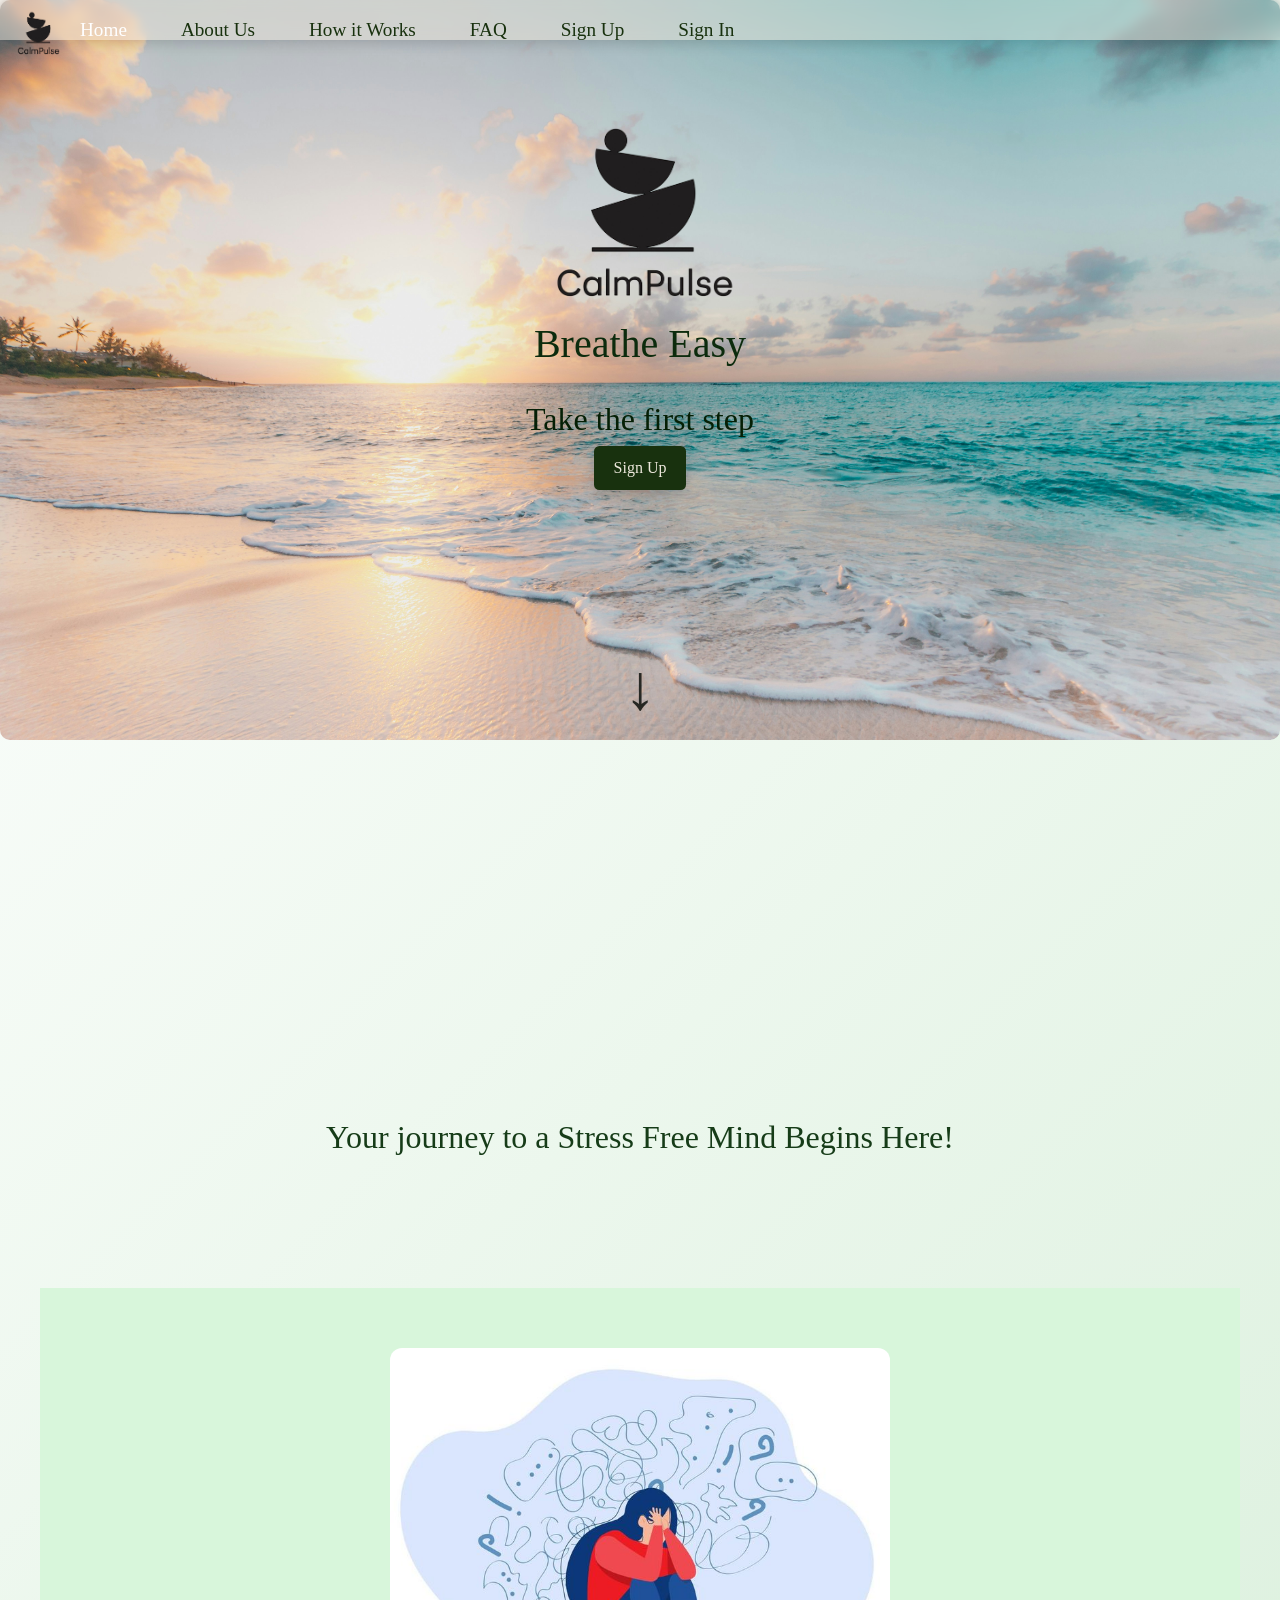
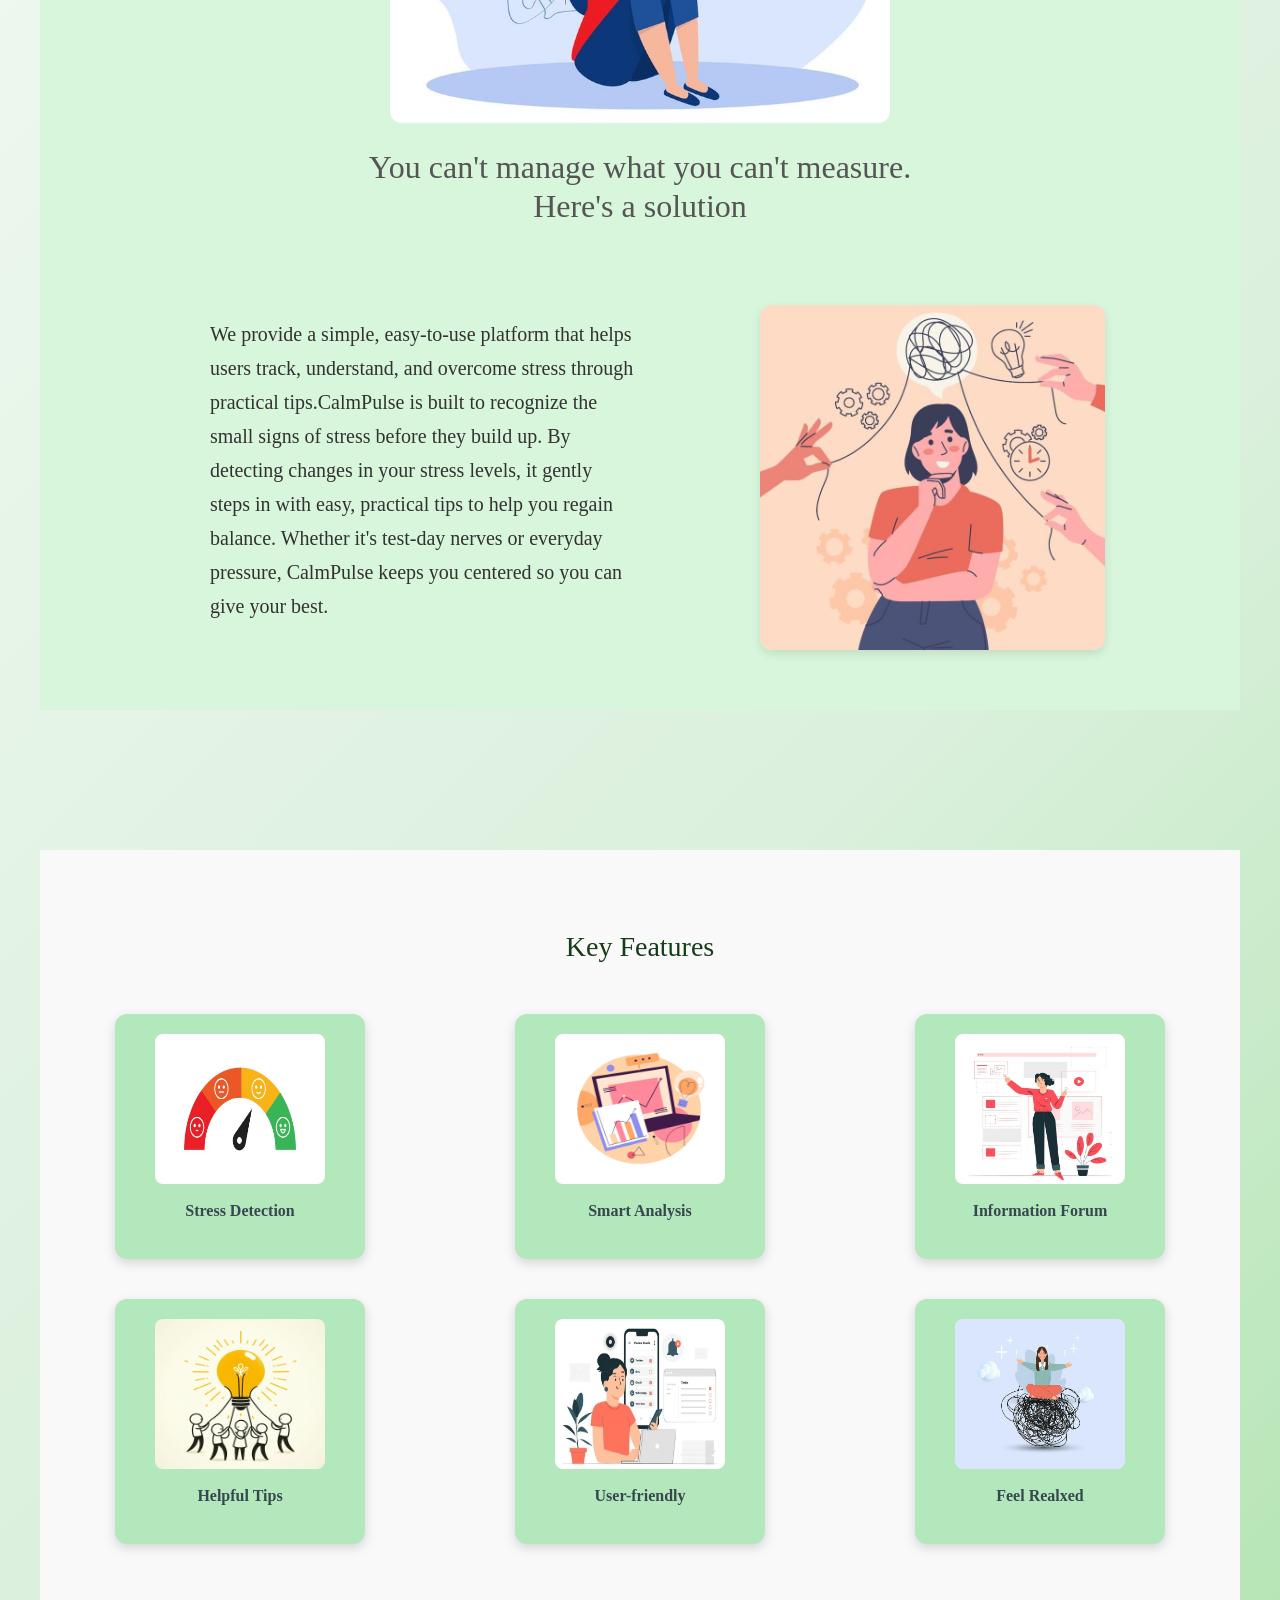
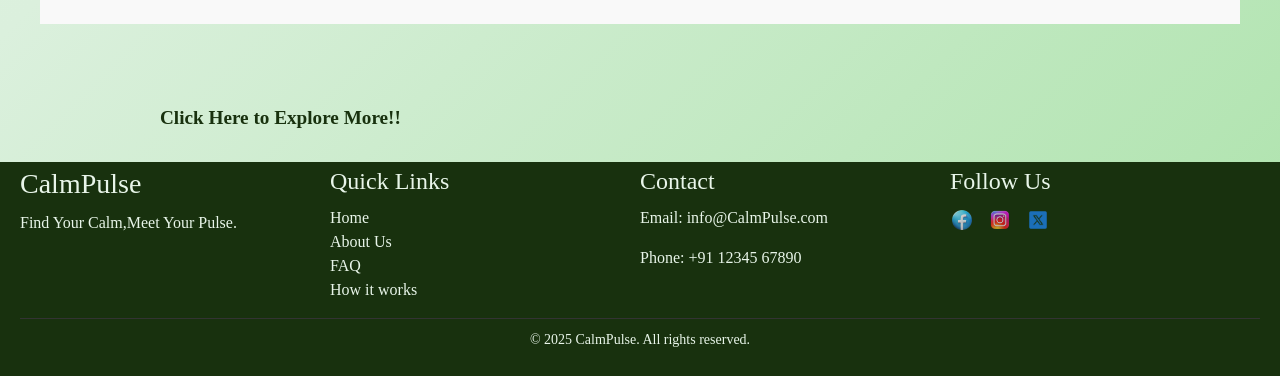
<file: Front end/CalmPulse/index.html>
<!DOCTYPE html>
<html lang="en">
<head>
    <meta charset="UTF-8">
    <meta name="viewport" content="width=device-width, initial-scale=1.0">
    <title>Home - CalmPulse</title>
    <link href="https://cdn.jsdelivr.net/npm/bootstrap@5.3.3/dist/css/bootstrap.min.css" rel="stylesheet">
    <link rel="stylesheet" type="text/css" href="home.css">
</head>
<body>  
<div id="preloader">
  <span class="loader"></span>
</div> 
<div id="main-content" style="display:none;">
        <div class="nav">
            <img src="images/logo.png">
            <div class="nav-right">
                <a class="active" href="index.html">Home</a>
                <a href="Aboutus.html">About Us</a>
                <a href="working.html">How it Works</a>
                <a href="faq.html">FAQ</a>
                <a href="signup.html">Sign Up</a>
                <a href="signin.html">Sign In</a>
            </div>
        </div>
        <div class="main">
            <div class="sections">
                <div class="section-right">
                    <div class="logo-container">
                        <img src="images/logo.png">
                         <h1>Breathe Easy</h1><br>
                         <h2> Take the first step </h2>
                         <a href="signup.html">Sign Up</a><br><br>
                         
                </div>
                <div class="scroll-down">
                  <span>&#8595;</span> 
                </div>

                <div class="section-left">
                    <video autoplay loop muted playsinline>
                        <source src="images/video5.mp4" type="video/mp4">
                    </video>
                    <h2> Your journey to a Stress Free Mind Begins Here! </h2>

                </div>
            </div>   

            <section class="problem-solution">
  
    <div class="problem">
    <img src="images/problem.jpg" alt="Problem Image">
    <h2>You can't manage what you can't measure.<br> Here's a solution</h2>
    </p>
  </div>

  
  <div class="solution">
    <div class="solution-text">
      <p>We provide a simple, easy-to-use platform that helps users track, understand, 
     and overcome stress through practical tips.CalmPulse is built to recognize the small signs of stress before they build up.
    By detecting changes in your stress levels, it gently steps in with easy, practical tips to help you regain balance. 
    Whether it's test-day nerves or everyday pressure, CalmPulse keeps you centered so you can give your best.
    </div>
    <div class="solution-image">
      <img src="images/solution.jpg" alt="Solution Image">
    </div>
  </div>
 </div>


 <section class="features">
  <h2>Key Features</h2>
  <div class="features-container">
    <div class="feature">
      <img src="images/f1.jpg" alt="Feature 1">
      <p>Stress Detection </p>
    </div>
    <div class="feature">
      <img src="images/f2.jpg" alt="Feature 2">
      <p> Smart Analysis</p>
    </div>
    <div class="feature">
      <img src="images/f3.jpg" alt="Feature 3">
      <p> Information Forum</p>
    </div>
    <div class="feature">
      <img src="images/f4.jpg" alt="Feature 4">
      <p>Helpful Tips</p>
    </div>
    <div class="feature">
      <img src="images/f5.jpg" alt="Feature 5">
      <p>User-friendly</p>
    </div>
    <div class="feature">
      <img src="images/f6.jpg" alt="Feature 6">
      <p>Feel Realxed</p>
    </div>
  </div>
</section>
<div class="know-more">
  <a href="working.html">Click Here to Explore More!!</a>
</div>
</div>



    <footer class="footer">
        <div class="footer-container">
            <div class="footer-section">
                <h3>CalmPulse</h3>
                <p>Find Your Calm,Meet Your Pulse.</p>
            </div>
            <div class="footer-section">
                <h4>Quick Links</h4>
                <ul>
                    <li><a href="index.html">Home</a></li>
                    <li><a href="Aboutus.html">About Us</a></li>
                    <li><a href="faq.html">FAQ</a></li>
                    <li><a href="working.html">How it <wbr></wbr>works</a></li>
                </ul>
            </div>
            <div class="footer-section">
                <h4>Contact</h4>
                <p>Email: info@CalmPulse.com</p>
                <p>Phone: +91 12345 67890</p>
            </div>
            <div class="footer-section social">
                <h4>Follow Us</h4>
                <a href="#"><img src="images/facebook.png" alt="Facebook" /></a>
                <a href="#"><img src="images/instagram.png" alt="Instagram" /></a>
                <a href="#"><img src="images/twitter.png" alt="Twitter" /></a>
            </div>
        </div>
        <div class="footer-bottom">
            <p>&copy; 2025 CalmPulse. All rights reserved.</p>
        </div>
    </footer>
    </div>
    <script src="https://cdn.jsdelivr.net/npm/bootstrap@5.3.3/dist/js/bootstrap.bundle.min.js"></script>
    <script>
      window.addEventListener('load', function(){
        const preloader = document.getElementById('preloader');
        const mainContent = document.getElementById('main-content');

        if (preloader) {
            preloader.style.opacity = '0';
            setTimeout(() => {
                preloader.style.display = 'none';
                if (mainContent) mainContent.style.display = 'block';
            }, 300);
        }
      });
    </script>

    
    
</body>
</html>
</file>
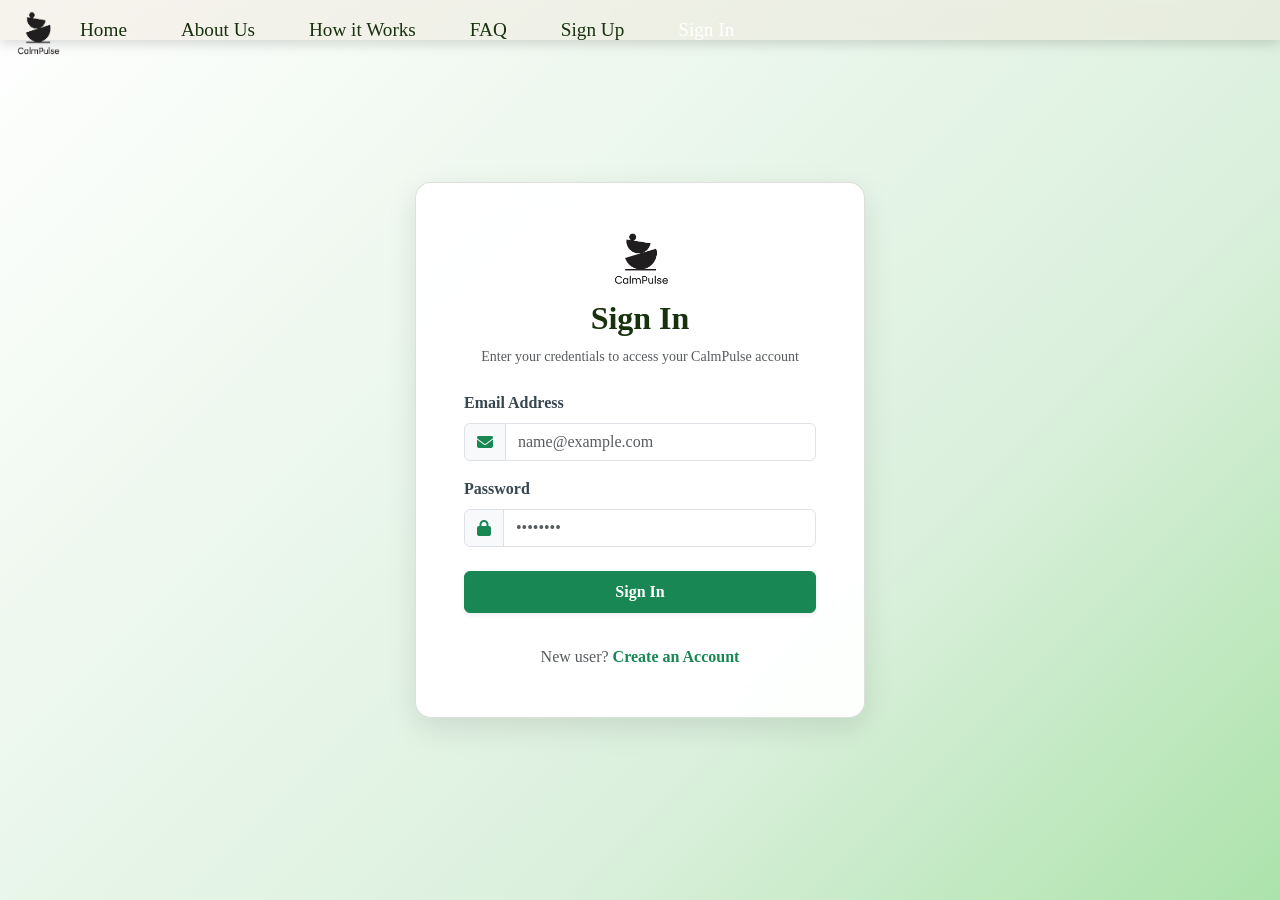
<file: Front end/CalmPulse/chat.html>
<!DOCTYPE html>
<html lang="en">
<head>
    <meta charset="UTF-8">
    <meta name="viewport" content="width=device-width, initial-scale=1.0">
    <title>AI Chat Assistant</title>
    <link href="https://cdn.jsdelivr.net/npm/bootstrap@5.3.3/dist/css/bootstrap.min.css" rel="stylesheet">
    <link rel="stylesheet" type="text/css" href="post-login.css">
    <link rel="stylesheet" href="https://cdnjs.cloudflare.com/ajax/libs/font-awesome/6.4.0/css/all.min.css">
    <script src="api-config.js"></script>
    <script src="auth-helper.js"></script>
    <script src="chatbot.js"></script> 
</head>
<body>
<div id="main-content">
    <div class="nav">
        <img src="images/logo.png">
        <div class="nav-right">
            <div class="nav-content">
                <button id="signout-btn">Sign Out</button>
            </div>
        </div>
    </div>
    
    <div class="sidebar">
        <a href="dashboard.html"><i class="fa-solid fa-house"></i><br><p>Dashboard</p></a>
        <a href="profile.html"><i class="fa-solid fa-user"></i><p>Profile</p></a>
        <a href="history.html"><i class="fa-solid fa-chart-line"></i> <p>History</p></a>
        <a href="Info.html"><i class="fa-solid fa-circle-info"></i><p>Information Forum</p></a>
        <a class="active" href="chat.html"><i class="fa-solid fa-comment"></i><p>Pulse Bot</p></a>
    </div>

    <div class="content4">
        <h1>CalmPulse AI Assistant</h1>
        <p>Ask our AI about stress, coping tips, and mental well-being strategies tailored to your role.</p>
        
        <div id="chat-page-container"></div>
    </div>
</div>
<script>
document.addEventListener('DOMContentLoaded', function() {
    const signoutBtn = document.getElementById("signout-btn");
    const userRole = localStorage.getItem('mode') || 'student'; // Get the role to pass to the chatbot
    
    // --- Initialize the Chatbot UI in the Content Area ---
    if (typeof initializePageChatbot === 'function') {
        initializePageChatbot(userRole);
    }

    // --- Sign out ---
    if (signoutBtn) {
        signoutBtn.addEventListener('click', () => {
            localStorage.clear();
            window.location.href = 'signin.html';
        });
    }
});
</script>
<script src="https://cdn.jsdelivr.net/npm/bootstrap@5.3.3/dist/js/bootstrap.bundle.min.js"></script>
</body>
</html>
</file>
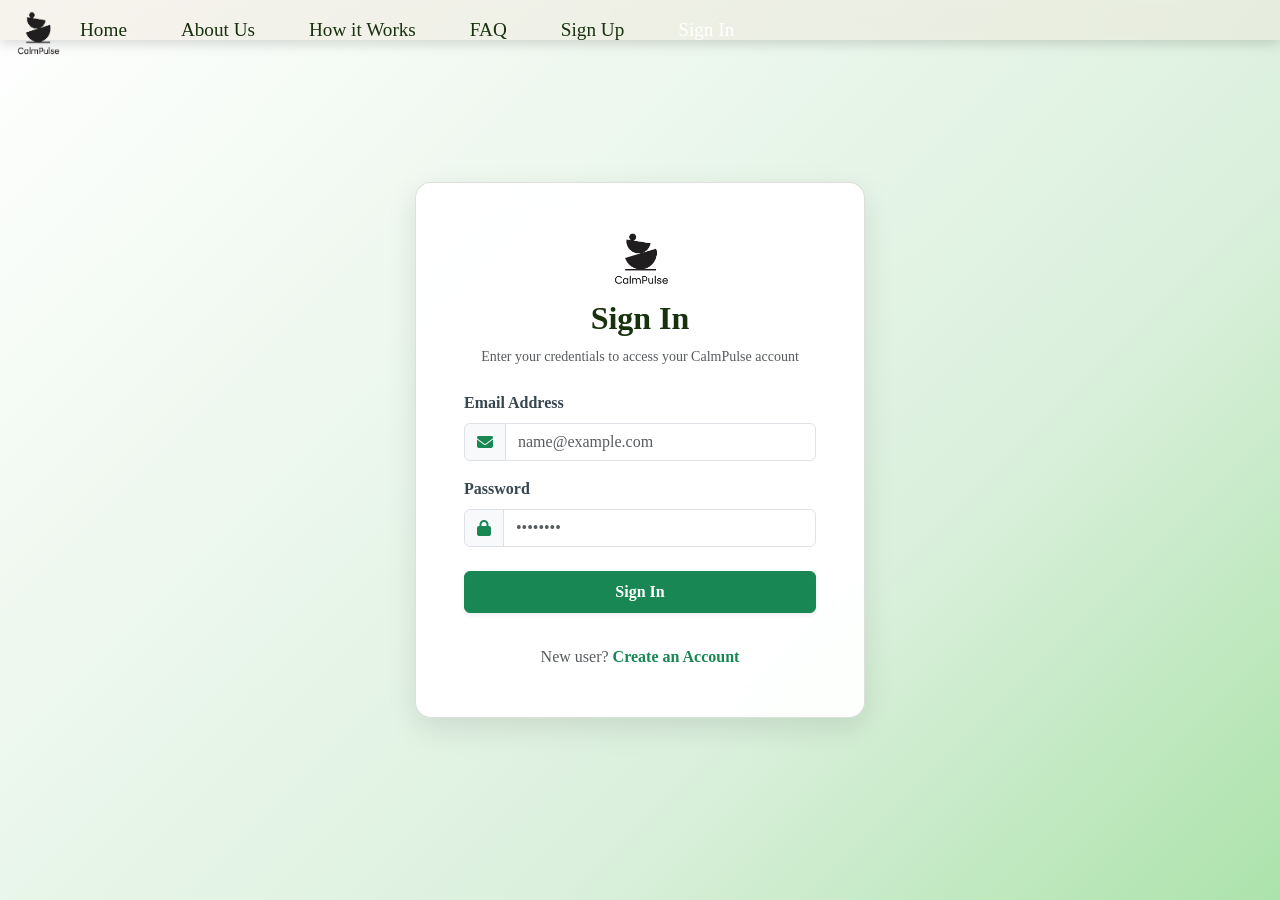
<file: Front end/CalmPulse/dashboard.html>
<!DOCTYPE html>
<html lang="en">
<head>
    <meta charset="UTF-8">
    <meta name="viewport" content="width=device-width, initial-scale=1.0">
    <title>Dashboard - CalmPulse</title>
    <!-- Bootstrap 5 CSS -->
    <link href="https://cdn.jsdelivr.net/npm/bootstrap@5.3.3/dist/css/bootstrap.min.css" rel="stylesheet">
    <!-- FontAwesome -->
    <link rel="stylesheet" href="https://cdnjs.cloudflare.com/ajax/libs/font-awesome/6.4.0/css/all.min.css">
    <!-- Custom Styles -->
    <link rel="stylesheet" type="text/css" href="post-login.css">
    <style>
        .dashboard-container {
            max-width: 1050px;
            margin: 0 auto;
        }
        .welcome-header {
            color: #18310e;
            font-size: 2rem;
            font-weight: 700;
        }
        .stat-card {
            background: #ffffff;
            border: 1px solid rgba(24, 49, 14, 0.12);
            border-radius: 14px;
            padding: 20px;
            box-shadow: 0 4px 15px rgba(0, 0, 0, 0.04);
            transition: transform 0.2s ease, box-shadow 0.2s ease;
        }
        .stat-card:hover {
            transform: translateY(-3px);
            box-shadow: 0 8px 25px rgba(0, 0, 0, 0.08);
        }
        .stat-icon {
            font-size: 2.2rem;
            margin-bottom: 10px;
        }
        .stat-title {
            font-size: 0.9rem;
            font-weight: 600;
            color: #556b57;
            text-transform: uppercase;
            letter-spacing: 0.5px;
            margin-bottom: 5px;
        }
        .stat-value {
            font-size: 2.2rem;
            font-weight: 700;
            color: #18310e;
            line-height: 1.1;
        }
        .check-stress-banner {
            background: linear-gradient(135deg, #e8f5e9 0%, #c8e6c9 100%);
            border: 1px solid #a5d6a7;
            border-radius: 16px;
            padding: 30px;
            box-shadow: 0 6px 20px rgba(46, 125, 50, 0.1);
        }
        .skeleton-box {
            display: inline-block;
            height: 28px;
            width: 70%;
            background-color: #e0e0e0;
            border-radius: 6px;
            animation: pulse 1.5s infinite ease-in-out;
        }
        @keyframes pulse {
            0% { opacity: 0.6; }
            50% { opacity: 1.0; }
            100% { opacity: 0.6; }
        }
        .voice-btn {
            background: #e8f5e9;
            border: 1px solid #a5d6a7;
            color: #2e7d32;
            border-radius: 50%;
            width: 38px;
            height: 38px;
            display: inline-flex;
            align-items: center;
            justify-content: center;
            cursor: pointer;
            transition: all 0.2s;
        }
        .voice-btn:hover {
            background: #2e7d32;
            color: #ffffff;
        }
    </style>
</head>
<body>

    <div class="nav">
        <img src="images/logo.png" alt="CalmPulse Logo">
        <div class="nav-right">
            <!-- Dynamic user dropdown rendered by auth-helper.js -->
        </div>
    </div>

    <div class="sidebar">
        <a class="active" href="dashboard.html"><i class="fa-solid fa-house"></i><br><p>Dashboard</p></a>
        <a href="profile.html"><i class="fa-solid fa-user"></i><p>Profile</p></a>
        <a href="history.html"><i class="fa-solid fa-chart-line"></i><p>History</p></a>
        <a href="Info.html"><i class="fa-solid fa-circle-info"></i><p>Information Forum</p></a>
        <a href="chat.html"><i class="fa-solid fa-comment"></i><p>Pulse Bot</p></a>
    </div>

    <div class="content p-4">
        <div class="dashboard-container">
            <!-- Header greeting -->
            <div class="d-flex justify-content-between align-items-center mb-4 flex-wrap gap-2">
                <div>
                    <h1 class="welcome-header mb-1">Welcome back, <span class="welcome-name">User</span> 👋</h1>
                    <p class="text-muted mb-0">Track your daily mental balance and manage stress levels effortlessly.</p>
                </div>
                <div id="badge-display-container">
                    <span class="badge bg-success-subtle text-success fs-6 px-3 py-2 border border-success-subtle rounded-pill" id="user-badge">
                        <i class="fa-solid fa-award me-1"></i> None
                    </span>
                </div>
            </div>

            <!-- Stats Grid -->
            <div class="row g-3 mb-4">
                <!-- Streak Card -->
                <div class="col-6 col-md-3">
                    <div class="stat-card h-100">
                        <i class="fa-solid fa-fire stat-icon text-warning"></i>
                        <div class="stat-title">Current Streak</div>
                        <div class="stat-value" id="streak-count"><span class="skeleton-box"></span></div>
                        <div class="small text-muted mt-2" id="streak-msg">Daily Check-ins</div>
                    </div>
                </div>

                <!-- Longest Streak -->
                <div class="col-6 col-md-3">
                    <div class="stat-card h-100">
                        <i class="fa-solid fa-trophy stat-icon text-warning"></i>
                        <div class="stat-title">Longest Streak</div>
                        <div class="stat-value" id="longest-streak-count"><span class="skeleton-box"></span></div>
                        <div class="small text-muted mt-2">All Time Record</div>
                    </div>
                </div>

                <!-- Total Predictions -->
                <div class="col-6 col-md-3">
                    <div class="stat-card h-100">
                        <i class="fa-solid fa-clipboard-check stat-icon text-primary"></i>
                        <div class="stat-title">Total Assessments</div>
                        <div class="stat-value" id="total-predictions"><span class="skeleton-box"></span></div>
                        <div class="small text-muted mt-2">Completed Assessments</div>
                    </div>
                </div>

                <!-- Latest Stress Level -->
                <div class="col-6 col-md-3">
                    <div class="stat-card h-100">
                        <i class="fa-solid fa-heart-pulse stat-icon text-danger"></i>
                        <div class="stat-title">Latest Stress</div>
                        <div class="stat-value fs-3" id="latest-stress"><span class="skeleton-box"></span></div>
                        <div class="small text-muted mt-2" id="latest-stress-badge">Score Rating</div>
                    </div>
                </div>
            </div>

            <!-- Check Stress Banner -->
            <div class="check-stress-banner mb-4 text-center text-md-start d-flex flex-column flex-md-row align-items-center justify-content-between gap-3" id="check-stress-section">
                <div>
                    <h3 class="fw-bold text-success mb-2"><i class="fa-solid fa-stethoscope me-2"></i>Daily Stress Check-In</h3>
                    <p class="text-dark mb-0">Answer a few quick questions to assess your stress levels and receive instant personalized tips.</p>
                </div>
                <button class="btn btn-success btn-lg px-4 py-2 fw-bold shadow-sm" id="check-stress-btn">
                    <i class="fa-solid fa-circle-play me-2"></i>Check Stress Level
                </button>
            </div>

            <!-- STUDENT CHECK-IN FORM -->
            <div class="card shadow-sm border-0 mb-4 p-4" id="student" style="display: none; background: #ffffff;">
                <div class="d-flex justify-content-between align-items-center mb-4">
                    <h3 class="fw-bold text-success mb-0"><i class="fa-solid fa-graduation-cap me-2"></i>Academic Stress Check-In (Student)</h3>
                    <button type="button" class="btn-close cancel-checkin-btn" aria-label="Close"></button>
                </div>
                <form id="student-form">
                    <div class="row g-3">
                        <div class="col-md-6">
                            <label class="form-label fw-semibold">Anxiety Level (0-25): <span class="badge bg-success" id="anxiety_level_val">0</span></label>
                            <input type="range" class="form-range" min="0" max="25" value="0" id="anxiety_level">
                        </div>
                        <div class="col-md-6">
                            <label class="form-label fw-semibold">Depression Score (0-25): <span class="badge bg-success" id="depression_val">0</span></label>
                            <input type="range" class="form-range" min="0" max="25" value="0" id="depression">
                        </div>
                        <div class="col-md-6">
                            <label class="form-label fw-semibold">Sleep Quality (1-5): <span class="badge bg-success" id="sleep_quality_val">3</span></label>
                            <input type="range" class="form-range" min="1" max="5" value="3" id="sleep_quality">
                        </div>
                        <div class="col-md-6">
                            <label class="form-label fw-semibold">Academic Performance (1-5): <span class="badge bg-success" id="academic_performance_val">3</span></label>
                            <input type="range" class="form-range" min="1" max="5" value="3" id="academic_performance">
                        </div>
                        <div class="col-md-6">
                            <label class="form-label fw-semibold">Study Load (1-5): <span class="badge bg-success" id="study_load_val">3</span></label>
                            <input type="range" class="form-range" min="1" max="5" value="3" id="study_load">
                        </div>
                        <div class="col-md-6">
                            <label class="form-label fw-semibold">Teacher-Student Relationship (1-5): <span class="badge bg-success" id="teacher_student_relationship_val">3</span></label>
                            <input type="range" class="form-range" min="1" max="5" value="3" id="teacher_student_relationship">
                        </div>
                        <div class="col-md-6">
                            <label class="form-label fw-semibold">Career Concerns (1-5): <span class="badge bg-success" id="future_career_concerns_val">3</span></label>
                            <input type="range" class="form-range" min="1" max="5" value="3" id="future_career_concerns">
                        </div>
                        <div class="col-md-6">
                            <label class="form-label fw-semibold">Social Support (1-5): <span class="badge bg-success" id="social_support_val">3</span></label>
                            <input type="range" class="form-range" min="1" max="5" value="3" id="social_support">
                        </div>
                        <div class="col-md-6">
                            <label class="form-label fw-semibold">Peer Pressure (1-5): <span class="badge bg-success" id="peer_pressure_val">3</span></label>
                            <input type="range" class="form-range" min="1" max="5" value="3" id="peer_pressure">
                        </div>
                        <div class="col-md-6">
                            <label class="form-label fw-semibold">Extracurricular Load (1-5): <span class="badge bg-success" id="extracurricular_load_val">3</span></label>
                            <input type="range" class="form-range" min="1" max="5" value="3" id="extracurricular_load">
                        </div>
                    </div>
                    <div class="mt-4 text-end">
                        <button type="button" class="btn btn-outline-secondary me-2 cancel-checkin-btn">Cancel</button>
                        <button type="submit" class="btn btn-success px-4" id="student-submit-btn">
                            <span class="spinner-border spinner-border-sm me-2 d-none" id="student-spinner"></span>
                            Submit Check-In
                        </button>
                    </div>
                </form>
            </div>

            <!-- EMPLOYEE CHECK-IN FORM -->
            <div class="card shadow-sm border-0 mb-4 p-4" id="employee" style="display: none; background: #ffffff;">
                <div class="d-flex justify-content-between align-items-center mb-4">
                    <h3 class="fw-bold text-success mb-0"><i class="fa-solid fa-briefcase me-2"></i>Workplace Stress Check-In (Employee)</h3>
                    <button type="button" class="btn-close cancel-checkin-btn" aria-label="Close"></button>
                </div>
                <form id="employee-form">
                    <div class="row g-3">
                        <div class="col-md-6">
                            <label for="job_role" class="form-label fw-semibold">Job Role</label>
                            <input type="text" class="form-control" id="job_role" required placeholder="e.g. Software Engineer">
                        </div>
                        <div class="col-md-6">
                            <label class="form-label fw-semibold">Daily Working Hours (0-24): <span class="badge bg-success" id="working_hours_val">8</span></label>
                            <input type="range" class="form-range" min="0" max="24" value="8" id="working_hours">
                        </div>
                        <div class="col-md-6">
                            <label class="form-label fw-semibold">Virtual Meetings Count (0-10): <span class="badge bg-success" id="virtual_meetings_val">3</span></label>
                            <input type="range" class="form-range" min="0" max="10" value="3" id="virtual_meetings">
                        </div>
                        <div class="col-md-6">
                            <label class="form-label fw-semibold">Work-Life Balance Rating (1-5): <span class="badge bg-success" id="work_life_balance_val">3</span></label>
                            <input type="range" class="form-range" min="1" max="5" value="3" id="work_life_balance">
                        </div>
                        <div class="col-md-6">
                            <label class="form-label fw-semibold">Mental Health Resource Access</label>
                            <div class="d-flex gap-3">
                                <div class="form-check">
                                    <input class="form-check-input" type="radio" name="access_to_mental_health" value="yes" id="mh-yes" required>
                                    <label class="form-check-label" for="mh-yes">Yes</label>
                                </div>
                                <div class="form-check">
                                    <input class="form-check-input" type="radio" name="access_to_mental_health" value="no" id="mh-no" required>
                                    <label class="form-check-label" for="mh-no">No</label>
                                </div>
                            </div>
                        </div>
                        <div class="col-md-6">
                            <label class="form-label fw-semibold">Remote Work Satisfaction</label>
                            <div class="d-flex gap-3">
                                <div class="form-check">
                                    <input class="form-check-input" type="radio" name="satisfaction_with_remote_work" value="satisfied" id="rw-sat" required>
                                    <label class="form-check-label" for="rw-sat">Satisfied</label>
                                </div>
                                <div class="form-check">
                                    <input class="form-check-input" type="radio" name="satisfaction_with_remote_work" value="unsatisfied" id="rw-unsat" required>
                                    <label class="form-check-label" for="rw-unsat">Unsatisfied</label>
                                </div>
                            </div>
                        </div>
                        <div class="col-md-6">
                            <label class="form-label fw-semibold">Company Support (1-5): <span class="badge bg-success" id="company_support_val">3</span></label>
                            <input type="range" class="form-range" min="1" max="5" value="3" id="company_support">
                        </div>
                        <div class="col-md-6">
                            <label class="form-label fw-semibold">Physical Activity Level</label>
                            <div class="d-flex gap-3">
                                <div class="form-check">
                                    <input class="form-check-input" type="radio" name="physical_activity" value="none" id="pa-none" required>
                                    <label class="form-check-label" for="pa-none">None</label>
                                </div>
                                <div class="form-check">
                                    <input class="form-check-input" type="radio" name="physical_activity" value="weekly" id="pa-weekly" required>
                                    <label class="form-check-label" for="pa-weekly">Weekly</label>
                                </div>
                                <div class="form-check">
                                    <input class="form-check-input" type="radio" name="physical_activity" value="daily" id="pa-daily" required>
                                    <label class="form-check-label" for="pa-daily">Daily</label>
                                </div>
                            </div>
                        </div>
                        <div class="col-md-6">
                            <label class="form-label fw-semibold">Sleep Quality Rating</label>
                            <div class="d-flex gap-3">
                                <div class="form-check">
                                    <input class="form-check-input" type="radio" name="sleep_quality" value="poor" id="sq-poor" required>
                                    <label class="form-check-label" for="sq-poor">Poor</label>
                                </div>
                                <div class="form-check">
                                    <input class="form-check-input" type="radio" name="sleep_quality" value="average" id="sq-avg" required>
                                    <label class="form-check-label" for="sq-avg">Average</label>
                                </div>
                                <div class="form-check">
                                    <input class="form-check-input" type="radio" name="sleep_quality" value="good" id="sq-good" required>
                                    <label class="form-check-label" for="sq-good">Good</label>
                                </div>
                            </div>
                        </div>
                    </div>
                    <div class="mt-4 text-end">
                        <button type="button" class="btn btn-outline-secondary me-2 cancel-checkin-btn">Cancel</button>
                        <button type="submit" class="btn btn-success px-4" id="employee-submit-btn">
                            <span class="spinner-border spinner-border-sm me-2 d-none" id="employee-spinner"></span>
                            Submit Check-In
                        </button>
                    </div>
                </form>
            </div>

            <!-- RESULT SCREEN -->
            <div class="card shadow border-0 p-4 mb-4 text-center" id="display-stress" style="display: none; background: #ffffff;">
                <div class="mb-3">
                    <span class="badge px-4 py-2 fs-5" id="result-badge">Low Stress</span>
                </div>
                <h2 class="fw-bold mb-3" id="result-score-heading" style="color: #18310e;">Your stress score is 0.00</h2>
                <div class="alert alert-success text-start max-width-600 mx-auto p-4 mb-4" id="result-tips-box">
                    <h5 class="fw-bold mb-2"><i class="fa-solid fa-lightbulb me-2 text-warning"></i>Personalized Recommendations:</h5>
                    <div id="result-tips-content">Keep up the great work!</div>
                </div>
                <div>
                    <button class="btn btn-outline-success px-4 fw-bold" id="go-back-btn">
                        <i class="fa-solid fa-arrow-left me-2"></i>Return to Dashboard
                    </button>
                </div>
            </div>

            <!-- RECENT ACTIVITY CARD -->
            <div class="card border-0 shadow-sm p-4">
                <div class="d-flex justify-content-between align-items-center mb-3">
                    <h4 class="fw-bold mb-0" style="color: #18310e;"><i class="fa-solid fa-clock-rotate-left me-2 text-success"></i>Recent Predictions</h4>
                    <a href="history.html" class="btn btn-sm btn-outline-success">View All History</a>
                </div>
                <div class="list-group list-group-flush" id="activity-list">
                    <div class="text-center py-4 text-muted">
                        <i class="fa-solid fa-spinner fa-spin fs-3 mb-2"></i>
                        <p class="mb-0">Loading recent predictions...</p>
                    </div>
                </div>
            </div>
        </div>
    </div>

    <!-- FIRST-TIME USER PROFILE COMPLETION MODAL -->
    <div class="modal fade" id="profileCompletionModal" tabindex="-1" aria-labelledby="modalLabel" aria-hidden="true" data-bs-backdrop="static">
        <div class="modal-dialog modal-dialog-centered">
            <div class="modal-content border-0 shadow-lg">
                <div class="modal-header bg-success text-white">
                    <h5 class="modal-title fw-bold" id="modalLabel"><i class="fa-solid fa-user-plus me-2"></i>Complete Your Profile</h5>
                </div>
                <div class="modal-body p-4">
                    <p class="text-muted small mb-3">Please provide your details once to personalize your stress assessment experience.</p>
                    <form id="modal-profile-form">
                        <div class="row g-3">
                            <div class="col-6">
                                <label for="modal-fname" class="form-label fw-semibold">First Name</label>
                                <input type="text" class="form-control" id="modal-fname" required placeholder="First name">
                            </div>
                            <div class="col-6">
                                <label for="modal-lname" class="form-label fw-semibold">Last Name</label>
                                <input type="text" class="form-control" id="modal-lname" required placeholder="Last name">
                            </div>
                            <div class="col-12">
                                <label for="modal-contact" class="form-label fw-semibold">Contact Number</label>
                                <input type="tel" class="form-control" id="modal-contact" required placeholder="10-digit mobile number" pattern="^[0-9]{10}$">
                            </div>
                            <div class="col-6">
                                <label for="modal-age" class="form-label fw-semibold">Age</label>
                                <input type="number" class="form-control" id="modal-age" required min="10" max="120" placeholder="Age">
                            </div>
                            <div class="col-6">
                                <label for="modal-gender" class="form-label fw-semibold">Gender</label>
                                <select class="form-select" id="modal-gender" required>
                                    <option value="">Select Gender</option>
                                    <option value="Male">Male</option>
                                    <option value="Female">Female</option>
                                    <option value="Other">Other</option>
                                </select>
                            </div>
                            <div class="col-12">
                                <label class="form-label fw-semibold">Role Mode</label>
                                <div class="d-flex gap-4 p-2 bg-light rounded border">
                                    <div class="form-check">
                                        <input class="form-check-input" type="radio" name="modal-mode" id="m-student" value="student" required checked>
                                        <label class="form-check-label" for="m-student">Student</label>
                                    </div>
                                    <div class="form-check">
                                        <input class="form-check-input" type="radio" name="modal-mode" id="m-employee" value="employee" required>
                                        <label class="form-check-label" for="m-employee">Employee</label>
                                    </div>
                                </div>
                            </div>
                        </div>
                        <div class="mt-4">
                            <button type="submit" class="btn btn-success w-100 py-2 fw-bold" id="modal-submit-btn">
                                <span class="spinner-border spinner-border-sm me-2 d-none" id="modal-spinner"></span>
                                Save & Continue
                            </button>
                        </div>
                    </form>
                </div>
            </div>
        </div>
    </div>

    <!-- Bootstrap 5 JS -->
    <script src="https://cdn.jsdelivr.net/npm/bootstrap@5.3.3/dist/js/bootstrap.bundle.min.js"></script>
    <script src="api-config.js"></script>
    <script src="auth-helper.js"></script>
    <script>
    document.addEventListener("DOMContentLoaded", async function () {
        const userId = localStorage.getItem("user_id");
        if (!userId) {
            window.location.href = "signin.html";
            return;
        }

        const BASE_URL = window.getApiBaseUrl();

        // DOM elements
        const checkStressBtn = document.getElementById("check-stress-btn");
        const checkStressSection = document.getElementById("check-stress-section");
        const studentWrapper = document.getElementById("student");
        const employeeWrapper = document.getElementById("employee");
        const displayStress = document.getElementById("display-stress");
        const goBackBtn = document.getElementById("go-back-btn");

        let currentUser = await window.loadCurrentUser();

        // Check if profile incomplete -> show completion modal
        if (currentUser && (currentUser.isNewUser || !currentUser.age || !currentUser.gender)) {
            const modalEl = document.getElementById("profileCompletionModal");
            const modal = new bootstrap.Modal(modalEl, { backdrop: "static", keyboard: false });
            
            // Populate defaults if any exist
            document.getElementById("modal-fname").value = currentUser.firstName || "";
            document.getElementById("modal-lname").value = currentUser.lastName || "";
            document.getElementById("modal-contact").value = currentUser.contact || "";

            modal.show();

            const modalForm = document.getElementById("modal-profile-form");
            modalForm.addEventListener("submit", async function(e) {
                e.preventDefault();

                const fname = document.getElementById("modal-fname").value.trim();
                const lname = document.getElementById("modal-lname").value.trim();
                const contact = document.getElementById("modal-contact").value.trim();
                const age = parseInt(document.getElementById("modal-age").value);
                const gender = document.getElementById("modal-gender").value;
                const mode = document.querySelector('input[name="modal-mode"]:checked')?.value || "student";

                const submitBtn = document.getElementById("modal-submit-btn");
                const spinner = document.getElementById("modal-spinner");

                submitBtn.disabled = true;
                spinner.classList.remove("d-none");

                try {
                    const res = await fetch(`${BASE_URL}/profile`, {
                        method: "POST",
                        headers: { "Content-Type": "application/json" },
                        body: JSON.stringify({
                            user_id: userId,
                            first_name: fname,
                            last_name: lname,
                            contact: contact,
                            age: age,
                            gender: gender,
                            mode: mode
                        })
                    });

                    if (!res.ok) throw new Error("Failed to save profile");

                    // Re-fetch profile and update navbar
                    currentUser = await window.loadCurrentUser(true);
                    modal.hide();
                } catch (err) {
                    alert("Error saving profile: " + err.message);
                } finally {
                    submitBtn.disabled = false;
                    spinner.classList.add("d-none");
                }
            });
        }

        // Setup range sliders value badges
        document.querySelectorAll("input[type='range']").forEach(slider => {
            const span = document.getElementById(slider.id + "_val");
            if (span) span.textContent = slider.value;

            slider.addEventListener("input", () => {
                if (span) span.textContent = slider.value;
            });
        });

        // Trigger Stress Check-In Form
        checkStressBtn.addEventListener("click", () => {
            checkStressSection.style.display = "none";
            const role = (currentUser && currentUser.role ? currentUser.role : localStorage.getItem("mode") || "student").toLowerCase();

            if (role === "student") {
                studentWrapper.style.display = "block";
                employeeWrapper.style.display = "none";
            } else {
                employeeWrapper.style.display = "block";
                studentWrapper.style.display = "none";
            }
        });

        // Cancel buttons
        document.querySelectorAll(".cancel-checkin-btn").forEach(btn => {
            btn.addEventListener("click", () => {
                studentWrapper.style.display = "none";
                employeeWrapper.style.display = "none";
                checkStressSection.style.display = "flex";
            });
        });

        // Student Form Submit
        const studentForm = document.getElementById("student-form");
        studentForm.addEventListener("submit", async (e) => {
            e.preventDefault();
            const submitBtn = document.getElementById("student-submit-btn");
            const spinner = document.getElementById("student-spinner");

            const payload = {
                user_id: userId,
                role: "student",
                anxiety_level: Number(document.getElementById("anxiety_level").value),
                depression: Number(document.getElementById("depression").value),
                sleep_quality: Number(document.getElementById("sleep_quality").value),
                academic_performance: Number(document.getElementById("academic_performance").value),
                study_load: Number(document.getElementById("study_load").value),
                teacher_student_relationship: Number(document.getElementById("teacher_student_relationship").value),
                future_career_concerns: Number(document.getElementById("future_career_concerns").value),
                social_support: Number(document.getElementById("social_support").value),
                peer_pressure: Number(document.getElementById("peer_pressure").value),
                extracurricular_load: Number(document.getElementById("extracurricular_load").value)
            };

            submitBtn.disabled = true;
            spinner.classList.remove("d-none");

            try {
                const res = await fetch(`${BASE_URL}/predict`, {
                    method: "POST",
                    headers: { "Content-Type": "application/json" },
                    body: JSON.stringify(payload)
                });

                const data = await res.json().catch(() => ({}));
                if (!res.ok) throw new Error(data.error || "Prediction request failed");

                showPredictionResult(data.stress_score, data.suggestions, "student");
                loadDashboardMetrics(); // Refresh stats
            } catch (err) {
                alert("Error: " + err.message);
            } finally {
                submitBtn.disabled = false;
                spinner.classList.add("d-none");
            }
        });

        // Employee Form Submit
        const employeeForm = document.getElementById("employee-form");
        employeeForm.addEventListener("submit", async (e) => {
            e.preventDefault();
            const submitBtn = document.getElementById("employee-submit-btn");
            const spinner = document.getElementById("employee-spinner");

            const getRadio = (name) => document.querySelector(`input[name="${name}"]:checked`)?.value;

            const payload = {
                user_id: userId,
                role: "employee",
                job_role: document.getElementById("job_role").value,
                working_hours: Number(document.getElementById("working_hours").value),
                virtual_meetings: Number(document.getElementById("virtual_meetings").value),
                work_life_balance: Number(document.getElementById("work_life_balance").value),
                access_to_mental_health: getRadio("access_to_mental_health"),
                satisfaction_with_remote_work: getRadio("satisfaction_with_remote_work"),
                company_support: Number(document.getElementById("company_support").value),
                physical_activity: getRadio("physical_activity"),
                sleep_quality: getRadio("sleep_quality")
            };

            submitBtn.disabled = true;
            spinner.classList.remove("d-none");

            try {
                const res = await fetch(`${BASE_URL}/predict`, {
                    method: "POST",
                    headers: { "Content-Type": "application/json" },
                    body: JSON.stringify(payload)
                });

                const data = await res.json().catch(() => ({}));
                if (!res.ok) throw new Error(data.error || "Prediction request failed");

                showPredictionResult(data.stress_score, data.suggestions, "employee");
                loadDashboardMetrics(); // Refresh stats
            } catch (err) {
                alert("Error: " + err.message);
            } finally {
                submitBtn.disabled = false;
                spinner.classList.add("d-none");
            }
        });

        function showPredictionResult(score, suggestions, role) {
            studentWrapper.style.display = "none";
            employeeWrapper.style.display = "none";
            checkStressSection.style.display = "none";
            displayStress.style.display = "block";

            const mapping = window.mapPredictionScore(score, role);
            const scoreHeading = document.getElementById("result-score-heading");
            const badgeEl = document.getElementById("result-badge");

            scoreHeading.textContent = `Your Stress Score is ${Number(score).toFixed(2)}`;
            badgeEl.className = `badge px-4 py-2 fs-5 ${mapping.badgeClass}`;
            badgeEl.textContent = `${mapping.label} Stress`;

            const tipsContent = document.getElementById("result-tips-content");
            if (Array.isArray(suggestions)) {
                tipsContent.innerHTML = "<ul class='mb-0 ps-3'>" + suggestions.map(s => `<li>${s}</li>`).join("") + "</ul>";
            } else {
                tipsContent.textContent = suggestions || "No specific tips available.";
            }
        }

        goBackBtn.addEventListener("click", () => {
            displayStress.style.display = "none";
            checkStressSection.style.display = "flex";
        });

        // Load Dashboard Metrics (Streak, Total Predictions, Latest Stress Score, Recent Predictions)
        async function loadDashboardMetrics() {
            const streakCountEl = document.getElementById("streak-count");
            const longestStreakEl = document.getElementById("longest-streak-count");
            const badgeEl = document.getElementById("user-badge");
            const totalPredEl = document.getElementById("total-predictions");
            const latestStressEl = document.getElementById("latest-stress");
            const latestBadgeEl = document.getElementById("latest-stress-badge");
            const activityListEl = document.getElementById("activity-list");

            // Update user streak & badge from currentUser
            if (currentUser) {
                streakCountEl.textContent = currentUser.streak !== undefined ? currentUser.streak : 0;
                longestStreakEl.textContent = currentUser.longestStreak !== undefined ? currentUser.longestStreak : 0;
                if (badgeEl) badgeEl.innerHTML = `<i class="fa-solid fa-award me-1"></i> ${currentUser.badge || 'None'}`;
            }

            try {
                const res = await fetch(`${BASE_URL}/history/${userId}`);
                if (!res.ok) throw new Error("Could not load history");

                const history = await res.json();
                if (!Array.isArray(history) || history.length === 0) {
                    totalPredEl.textContent = "0";
                    latestStressEl.textContent = "N/A";
                    latestBadgeEl.textContent = "No checks yet";
                    activityListEl.innerHTML = `<div class="text-center py-4 text-muted"><i class="fa-solid fa-inbox fs-3 mb-2"></i><p class="mb-0">No prediction history available yet. Perform a check-in to get started!</p></div>`;
                    return;
                }

                totalPredEl.textContent = history.length;

                // Sort descending by timestamp
                history.sort((a, b) => new Date(b.timestamp) - new Date(a.timestamp));

                const latest = history[0];
                const role = (currentUser && currentUser.role ? currentUser.role : "student").toLowerCase();
                const latestScore = latest.stress_score !== undefined ? latest.stress_score : (latest.prediction !== undefined ? latest.prediction : 0);
                const latestMap = window.mapPredictionScore(latestScore, role);

                latestStressEl.textContent = latestMap.label;
                latestBadgeEl.innerHTML = `<span class="badge ${latestMap.badgeClass}">${Number(latestScore).toFixed(1)}</span>`;

                // Render recent activity list
                activityListEl.innerHTML = "";
                history.slice(0, 5).forEach(item => {
                    const formattedDate = window.formatDateTime(item.timestamp);
                    const itemScore = item.stress_score !== undefined ? item.stress_score : (item.prediction !== undefined ? item.prediction : 0);
                    const map = window.mapPredictionScore(itemScore, role);

                    const div = document.createElement("div");
                    div.className = "list-group-item d-flex justify-content-between align-items-center py-3 border-bottom";
                    div.innerHTML = `
                        <div>
                            <h6 class="fw-bold mb-1" style="color:#18310e;"><i class="fa-solid fa-notes-medical me-2 text-success"></i>Stress Assessment</h6>
                            <small class="text-muted"><i class="fa-regular fa-clock me-1"></i>${formattedDate}</small>
                        </div>
                        <div class="text-end">
                            <span class="badge ${map.badgeClass} fs-6 px-3 py-2 me-2">${map.label}</span>
                            <small class="text-muted fw-bold">(${Number(itemScore).toFixed(1)})</small>
                        </div>
                    `;
                    activityListEl.appendChild(div);
                });

            } catch (err) {
                console.error("Metrics load error:", err);
                totalPredEl.textContent = "--";
                latestStressEl.textContent = "--";
                activityListEl.innerHTML = `<div class="alert alert-warning mb-0">Failed to load recent activity. Refresh the page to retry.</div>`;
            }
        }

        loadDashboardMetrics();
    });
    </script>

</body>
</html>
</file>
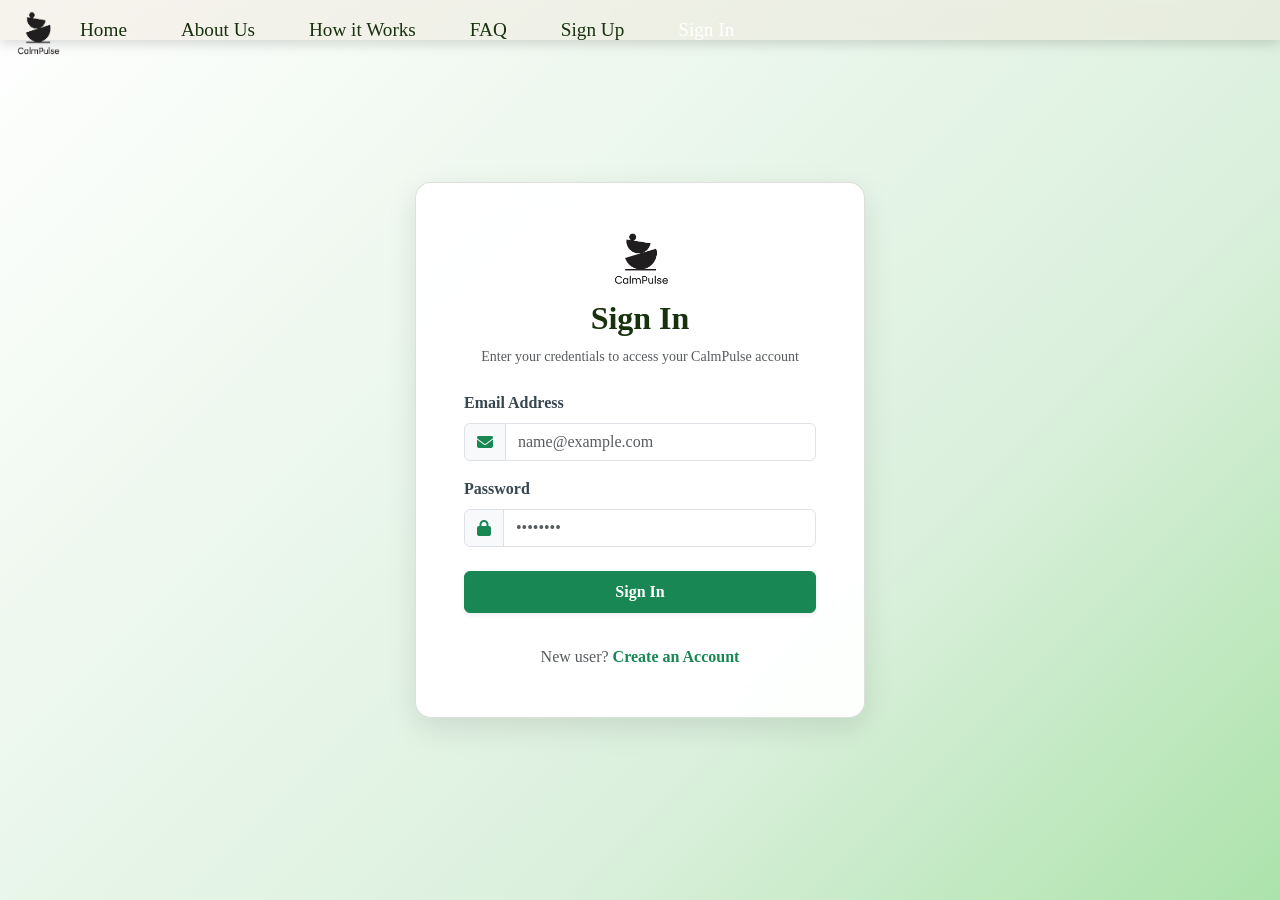
<file: Front end/CalmPulse/profile.html>
<!DOCTYPE html>
<html lang="en">
<head>
    <meta charset="UTF-8">
    <meta name="viewport" content="width=device-width, initial-scale=1.0">
    <title>User Profile - CalmPulse</title>
    <!-- Bootstrap 5 CSS -->
    <link href="https://cdn.jsdelivr.net/npm/bootstrap@5.3.3/dist/css/bootstrap.min.css" rel="stylesheet">
    <!-- FontAwesome -->
    <link rel="stylesheet" href="https://cdnjs.cloudflare.com/ajax/libs/font-awesome/6.4.0/css/all.min.css">
    <!-- Custom CSS -->
    <link rel="stylesheet" type="text/css" href="post-login.css">
    <style>
        .profile-card {
            background: rgba(255, 255, 255, 0.95);
            backdrop-filter: blur(10px);
            border: 1px solid rgba(24, 49, 14, 0.15);
            border-radius: 16px;
            box-shadow: 0 10px 30px rgba(0, 0, 0, 0.08);
            max-width: 750px;
            margin: 0 auto;
        }
        .profile-avatar-large {
            width: 100px;
            height: 100px;
            border-radius: 50%;
            background-color: #2e7d32;
            color: #ffffff;
            font-size: 2.5rem;
            font-weight: bold;
            display: flex;
            align-items: center;
            justify-content: center;
            margin: 0 auto 15px auto;
            border: 4px solid #e8f5e9;
            box-shadow: 0 4px 12px rgba(46, 125, 50, 0.2);
        }
        .info-label {
            font-weight: 600;
            color: #4f5f56;
            font-size: 0.9rem;
            text-transform: uppercase;
            letter-spacing: 0.5px;
        }
        .info-value {
            font-size: 1.1rem;
            color: #18310e;
            font-weight: 600;
        }
        .mode-badge {
            font-size: 0.85rem;
            padding: 6px 14px;
            border-radius: 20px;
            font-weight: 600;
        }
    </style>
</head>
<body>
    <div class="nav">
        <img src="images/logo.png" alt="CalmPulse Logo">
        <div class="nav-right">
            <!-- Navbar dynamic user dropdown rendered by auth-helper.js -->
        </div>
    </div>

    <div class="sidebar">
        <a href="dashboard.html"><i class="fa-solid fa-house"></i><br><p>Dashboard</p></a>
        <a class="active" href="profile.html"><i class="fa-solid fa-user"></i><p>Profile</p></a>
        <a href="history.html"><i class="fa-solid fa-chart-line"></i><p>History</p></a>
        <a href="Info.html"><i class="fa-solid fa-circle-info"></i><p>Information Forum</p></a>
        <a href="chat.html"><i class="fa-solid fa-comment"></i><p>Pulse Bot</p></a>
    </div>

    <div class="content p-4">
        <div class="container py-2">
            <!-- Notification Alert -->
            <div id="profile-alert" class="alert alert-dismissible fade show d-none" role="alert">
                <span id="profile-alert-msg"></span>
                <button type="button" class="btn-close" data-bs-dismiss="alert" aria-label="Close"></button>
            </div>

            <div class="profile-card p-4 p-md-5">
                <!-- VIEW MODE -->
                <div id="view-mode">
                    <div class="text-center mb-4">
                        <div class="profile-avatar-large" id="view-avatar">U</div>
                        <h2 class="fw-bold mb-1" id="view-fullname" style="color: #18310e;">User Name</h2>
                        <p class="text-muted mb-2" id="view-email">user@example.com</p>
                        <span class="mode-badge bg-success-subtle text-success border border-success-subtle" id="view-role-badge">Student</span>
                    </div>

                    <hr class="my-4" style="opacity: 0.15;">

                    <div class="row g-4 mb-4">
                        <div class="col-sm-6">
                            <div class="p-3 bg-light rounded-3 border border-light-subtle">
                                <div class="info-label mb-1"><i class="fa-solid fa-cake-candles me-2 text-success"></i>Age</div>
                                <div class="info-value" id="view-age">--</div>
                            </div>
                        </div>
                        <div class="col-sm-6">
                            <div class="p-3 bg-light rounded-3 border border-light-subtle">
                                <div class="info-label mb-1"><i class="fa-solid fa-venus-mars me-2 text-success"></i>Gender</div>
                                <div class="info-value" id="view-gender">--</div>
                            </div>
                        </div>
                        <div class="col-sm-6">
                            <div class="p-3 bg-light rounded-3 border border-light-subtle">
                                <div class="info-label mb-1"><i class="fa-solid fa-phone me-2 text-success"></i>Contact</div>
                                <div class="info-value" id="view-contact">--</div>
                            </div>
                        </div>
                        <div class="col-sm-6">
                            <div class="p-3 bg-light rounded-3 border border-light-subtle">
                                <div class="info-label mb-1"><i class="fa-solid fa-briefcase me-2 text-success"></i>Occupation / Role</div>
                                <div class="info-value text-capitalize" id="view-occupation">--</div>
                            </div>
                        </div>
                        <div class="col-sm-6">
                            <div class="p-3 bg-light rounded-3 border border-light-subtle">
                                <div class="info-label mb-1"><i class="fa-solid fa-fire me-2 text-warning"></i>Current Streak</div>
                                <div class="info-value" id="view-streak">0 days</div>
                            </div>
                        </div>
                        <div class="col-sm-6">
                            <div class="p-3 bg-light rounded-3 border border-light-subtle">
                                <div class="info-label mb-1"><i class="fa-solid fa-award me-2 text-warning"></i>Earned Badge</div>
                                <div class="info-value" id="view-badge">None</div>
                            </div>
                        </div>
                    </div>

                    <div class="d-flex justify-content-end gap-2">
                        <button class="btn btn-success px-4 py-2 fw-semibold" id="enter-edit-mode-btn">
                            <i class="fa-solid fa-pen-to-square me-2"></i>Edit Profile
                        </button>
                    </div>
                </div>

                <!-- EDIT MODE -->
                <div id="edit-mode" style="display: none;">
                    <div class="d-flex align-items-center mb-4">
                        <i class="fa-solid fa-user-gear fs-3 text-success me-3"></i>
                        <div>
                            <h3 class="fw-bold mb-0" id="edit-title" style="color: #18310e;">Edit Profile</h3>
                            <p class="text-muted small mb-0">Update your account information</p>
                        </div>
                    </div>

                    <form id="profile-edit-form">
                        <div class="row g-3">
                            <div class="col-md-6">
                                <label for="input-fname" class="form-label fw-semibold">First Name <span class="text-danger">*</span></label>
                                <input type="text" class="form-control" id="input-fname" placeholder="Enter first name" required>
                            </div>
                            <div class="col-md-6">
                                <label for="input-lname" class="form-label fw-semibold">Last Name <span class="text-danger">*</span></label>
                                <input type="text" class="form-control" id="input-lname" placeholder="Enter last name" required>
                            </div>

                            <div class="col-md-6">
                                <label for="input-email" class="form-label fw-semibold">Email Address</label>
                                <input type="email" class="form-control bg-light" id="input-email" disabled>
                            </div>

                            <div class="col-md-6">
                                <label for="input-contact" class="form-label fw-semibold">Contact Number <span class="text-danger">*</span></label>
                                <input type="tel" class="form-control" id="input-contact" placeholder="10-digit mobile number" required pattern="^[0-9]{10}$">
                            </div>

                            <div class="col-md-6">
                                <label for="input-age" class="form-label fw-semibold">Age <span class="text-danger">*</span></label>
                                <input type="number" class="form-control" id="input-age" min="10" max="120" placeholder="Enter age" required>
                            </div>

                            <div class="col-md-6">
                                <label for="select-gender" class="form-label fw-semibold">Gender <span class="text-danger">*</span></label>
                                <select class="form-select" id="select-gender" required>
                                    <option value="">Select Gender</option>
                                    <option value="Male">Male</option>
                                    <option value="Female">Female</option>
                                    <option value="Other">Other</option>
                                </select>
                            </div>

                            <div class="col-12">
                                <label class="form-label fw-semibold">Role / Occupation Mode <span class="text-danger">*</span></label>
                                <div class="d-flex gap-4 p-3 bg-light rounded border">
                                    <div class="form-check">
                                        <input class="form-check-input" type="radio" name="input-mode" id="mode-student" value="student" required>
                                        <label class="form-check-label fw-medium" for="mode-student">
                                            <i class="fa-solid fa-graduation-cap me-1 text-success"></i> Student
                                        </label>
                                    </div>
                                    <div class="form-check">
                                        <input class="form-check-input" type="radio" name="input-mode" id="mode-employee" value="employee" required>
                                        <label class="form-check-label fw-medium" for="mode-employee">
                                            <i class="fa-solid fa-user-tie me-1 text-primary"></i> Employee
                                        </label>
                                    </div>
                                </div>
                            </div>
                        </div>

                        <div class="d-flex justify-content-end gap-2 mt-4 pt-3 border-top">
                            <button type="button" class="btn btn-outline-secondary px-4 fw-semibold" id="cancel-edit-btn">
                                <i class="fa-solid fa-xmark me-2"></i>Cancel
                            </button>
                            <button type="submit" class="btn btn-success px-4 fw-semibold" id="save-profile-btn">
                                <span class="spinner-border spinner-border-sm me-2 d-none" id="save-spinner" role="status"></span>
                                <i class="fa-solid fa-floppy-disk me-2" id="save-icon"></i>Save Changes
                            </button>
                        </div>
                    </form>
                </div>
            </div>
        </div>
    </div>

    <!-- Bootstrap 5 JS -->
    <script src="https://cdn.jsdelivr.net/npm/bootstrap@5.3.3/dist/js/bootstrap.bundle.min.js"></script>
    <script src="api-config.js"></script>
    <script src="auth-helper.js"></script>
    <script>
    document.addEventListener("DOMContentLoaded", async function () {
        const userId = localStorage.getItem("user_id");
        if (!userId) {
            window.location.href = "signin.html";
            return;
        }

        const BASE_URL = window.getApiBaseUrl();

        // Elements
        const viewModeDiv = document.getElementById("view-mode");
        const editModeDiv = document.getElementById("edit-mode");
        const enterEditBtn = document.getElementById("enter-edit-mode-btn");
        const cancelEditBtn = document.getElementById("cancel-edit-btn");
        const editForm = document.getElementById("profile-edit-form");
        const alertBox = document.getElementById("profile-alert");
        const alertMsg = document.getElementById("profile-alert-msg");
        const saveBtn = document.getElementById("save-profile-btn");
        const saveSpinner = document.getElementById("save-spinner");
        const saveIcon = document.getElementById("save-icon");

        let currentUser = null;

        function showAlert(message, type = "success") {
            alertBox.className = `alert alert-${type} alert-dismissible fade show`;
            alertMsg.textContent = message;
            alertBox.classList.remove("d-none");
        }

        // Fetch User Data from backend
        async function fetchProfile() {
            try {
                currentUser = await window.loadCurrentUser(true);
                if (!currentUser) throw new Error("Failed to load user");
                renderViewMode(currentUser);

                // Check query param ?edit=true or if profile is incomplete
                const urlParams = new URLSearchParams(window.location.search);
                const shouldEdit = urlParams.get("edit") === "true";
                const isIncomplete = currentUser.isNewUser || !currentUser.age || !currentUser.gender;

                if (shouldEdit || isIncomplete) {
                    if (isIncomplete) {
                        showAlert("Please complete your profile details below.", "warning");
                    }
                    switchToEditMode();
                } else {
                    switchToViewMode();
                }
            } catch (err) {
                console.error("Error loading profile:", err);
                showAlert("Could not retrieve profile data from server: " + err.message, "danger");
            }
        }

        function renderViewMode(user) {
            const fname = user.firstName || "";
            const lname = user.lastName || "";
            const fullName = `${fname} ${lname}`.trim() || "User";
            const initial = fname.charAt(0).toUpperCase() || "U";

            document.getElementById("view-avatar").textContent = initial;
            document.getElementById("view-fullname").textContent = fullName;
            document.getElementById("view-email").textContent = user.email || "No email available";
            document.getElementById("view-role-badge").textContent = (user.role || "student").toUpperCase();
            document.getElementById("view-age").textContent = user.age ? `${user.age} years` : "Not specified";
            document.getElementById("view-gender").textContent = user.gender || "Not specified";
            document.getElementById("view-contact").textContent = user.contact || "Not specified";
            document.getElementById("view-occupation").textContent = user.role || "Student";
            document.getElementById("view-streak").textContent = `${user.streak || 0} days`;
            document.getElementById("view-badge").textContent = user.badge || "None";
        }

        function populateEditForm(user) {
            document.getElementById("input-fname").value = user.firstName || "";
            document.getElementById("input-lname").value = user.lastName || "";
            document.getElementById("input-email").value = user.email || "";
            document.getElementById("input-contact").value = user.contact || "";
            document.getElementById("input-age").value = user.age || "";
            document.getElementById("select-gender").value = user.gender || "";

            const role = (user.role || "student").toLowerCase();
            document.getElementById("mode-student").checked = (role === "student");
            document.getElementById("mode-employee").checked = (role === "employee");
        }

        function switchToViewMode() {
            editModeDiv.style.display = "none";
            viewModeDiv.style.display = "block";
        }

        function switchToEditMode() {
            if (currentUser) populateEditForm(currentUser);
            viewModeDiv.style.display = "none";
            editModeDiv.style.display = "block";
        }

        enterEditBtn.addEventListener("click", switchToEditMode);

        cancelEditBtn.addEventListener("click", function () {
            if (currentUser && currentUser.isNewUser) {
                showAlert("Please complete your profile information to proceed.", "warning");
                return;
            }
            switchToViewMode();
        });

        // Form Submit -> Save Profile
        editForm.addEventListener("submit", async function (e) {
            e.preventDefault();

            const fname = document.getElementById("input-fname").value.trim();
            const lname = document.getElementById("input-lname").value.trim();
            const contact = document.getElementById("input-contact").value.trim();
            const ageVal = parseInt(document.getElementById("input-age").value);
            const genderVal = document.getElementById("select-gender").value;
            const modeVal = document.querySelector('input[name="input-mode"]:checked')?.value || "student";

            if (!fname || !lname) {
                showAlert("First name and Last name are required.", "danger");
                return;
            }
            if (!/^[0-9]{10}$/.test(contact)) {
                showAlert("Please enter a valid 10-digit contact number.", "danger");
                return;
            }
            if (isNaN(ageVal) || ageVal < 10) {
                showAlert("Age must be a valid number (10 or older).", "danger");
                return;
            }
            if (!genderVal) {
                showAlert("Please select a gender.", "danger");
                return;
            }

            const payload = {
                user_id: userId,
                first_name: fname,
                last_name: lname,
                contact: contact,
                age: ageVal,
                gender: genderVal,
                mode: modeVal
            };

            // Loading state
            saveBtn.disabled = true;
            saveSpinner.classList.remove("d-none");
            saveIcon.classList.add("d-none");

            try {
                const res = await fetch(`${BASE_URL}/profile`, {
                    method: "POST",
                    headers: { "Content-Type": "application/json" },
                    body: JSON.stringify(payload)
                });

                const data = await res.json().catch(() => ({}));
                if (!res.ok) throw new Error(data.error || "Failed to save profile on server.");

                // Re-fetch profile & update navbar dynamically
                currentUser = await window.loadCurrentUser(true);
                renderViewMode(currentUser);

                showAlert("Profile saved successfully!", "success");
                switchToViewMode();
            } catch (err) {
                console.error("Save profile error:", err);
                showAlert("Error saving profile: " + err.message, "danger");
            } finally {
                saveBtn.disabled = false;
                saveSpinner.classList.add("d-none");
                saveIcon.classList.remove("d-none");
            }
        });

        // Initialize
        fetchProfile();
    });
    </script>
</body>
</html>
</file>
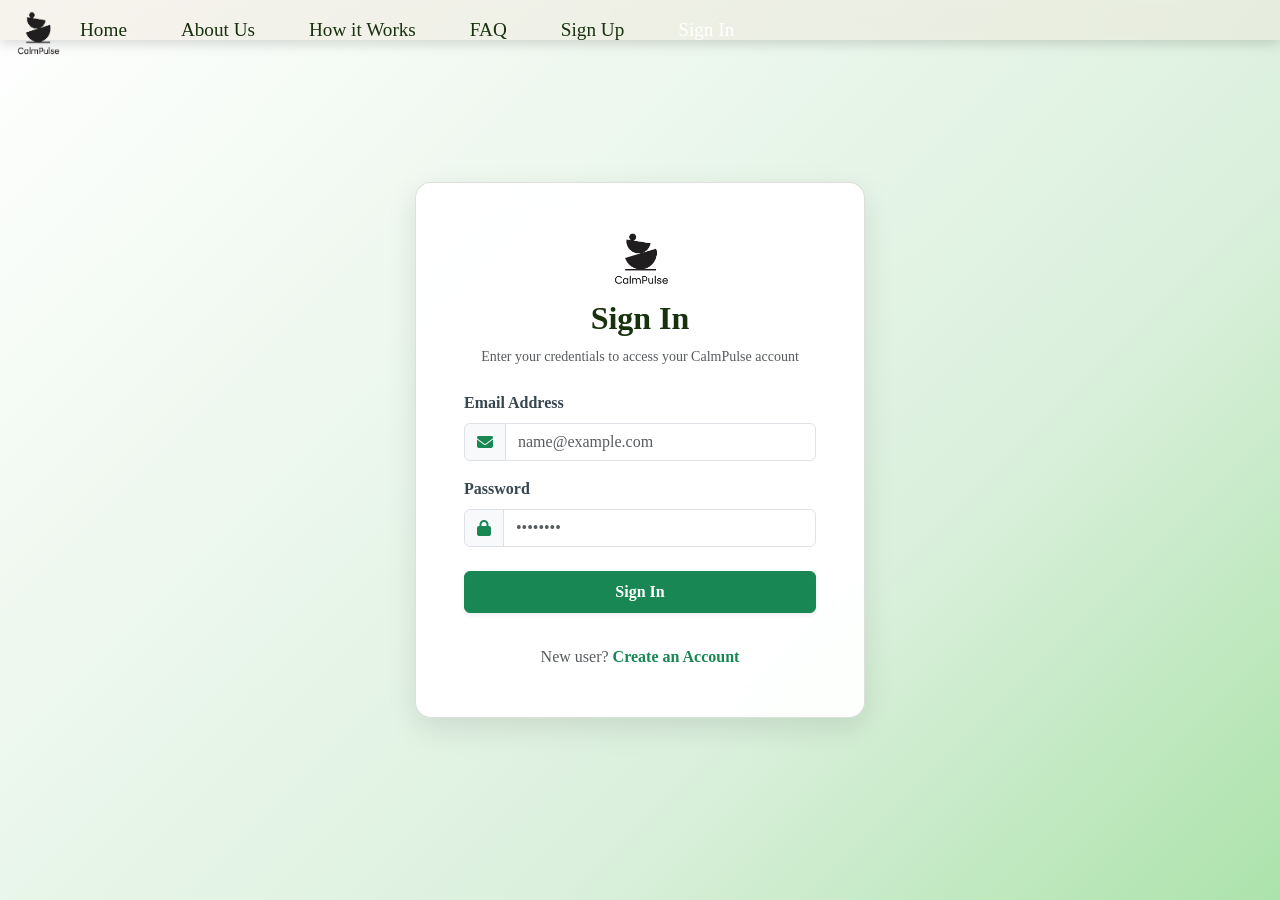
<file: Front end/CalmPulse/signin.html>
<!DOCTYPE html>
<html lang="en">
<head>
    <meta charset="UTF-8">
    <meta name="viewport" content="width=device-width, initial-scale=1.0">
    <title>Sign In - CalmPulse</title>
    <!-- Bootstrap 5 CSS -->
    <link href="https://cdn.jsdelivr.net/npm/bootstrap@5.3.3/dist/css/bootstrap.min.css" rel="stylesheet">
    <!-- FontAwesome -->
    <link rel="stylesheet" href="https://cdnjs.cloudflare.com/ajax/libs/font-awesome/6.4.0/css/all.min.css">
    <link rel="stylesheet" type="text/css" href="login.css">
    <style>
        .auth-card {
            background: rgba(255, 255, 255, 0.95);
            backdrop-filter: blur(12px);
            border: 1px solid rgba(24, 49, 14, 0.15);
            border-radius: 16px;
            box-shadow: 0 10px 30px rgba(0, 0, 0, 0.1);
            max-width: 450px;
            width: 100%;
            margin: 0 auto;
        }
    </style>
</head>
<body>

    <div class="squares">
        <span></span><span></span><span></span><span></span><span></span>
        <span></span><span></span><span></span><span></span><span></span>
        <span></span><span></span><span></span><span></span><span></span>
    </div>

    <div class="nav">
        <img src="images/logo.png" alt="CalmPulse Logo">
        <div class="nav-right">
            <a href="index.html">Home</a>
            <a href="Aboutus.html">About Us</a>
            <a href="working.html">How it Works</a>
            <a href="faq.html">FAQ</a>
            <a href="signup.html">Sign Up</a>
            <a class="active" href="signin.html">Sign In</a>
        </div>
    </div> 

    <div class="container d-flex align-items-center justify-content-center min-vh-100 py-5">
        <div class="auth-card p-4 p-md-5">
            <div class="text-center mb-4">
                <img src="images/logo.png" alt="CalmPulse Logo" style="height: 60px;" class="mb-2">
                <h2 class="fw-bold" style="color: #18310e;">Sign In</h2>
                <p class="text-muted small">Enter your credentials to access your CalmPulse account</p>
            </div>

            <!-- Error Notification Alert -->
            <div id="signin-alert" class="alert alert-danger alert-dismissible fade show d-none" role="alert">
                <span id="signin-alert-msg"></span>
                <button type="button" class="btn-close" data-bs-dismiss="alert" aria-label="Close"></button>
            </div>

            <form id="signinForm">
                <div class="mb-3">
                    <label for="email" class="form-label fw-semibold">Email Address</label>
                    <div class="input-group">
                        <span class="input-group-text bg-light"><i class="fa-solid fa-envelope text-success"></i></span>
                        <input type="email" class="form-control" id="email" placeholder="name@example.com" required>
                    </div>
                </div>

                <div class="mb-4">
                    <label for="password" class="form-label fw-semibold">Password</label>
                    <div class="input-group">
                        <span class="input-group-text bg-light"><i class="fa-solid fa-lock text-success"></i></span>
                        <input type="password" class="form-control" id="password" placeholder="••••••••" required>
                    </div>
                </div>

                <button type="submit" class="btn btn-success w-100 py-2 fw-bold shadow-sm mb-3" id="signin-btn">
                    <span class="spinner-border spinner-border-sm me-2 d-none" id="signin-spinner"></span>
                    Sign In
                </button>
            </form>

            <div class="text-center mt-3">
                <p class="text-muted mb-0">New user? <a href="signup.html" class="text-success fw-bold text-decoration-none">Create an Account</a></p>
            </div>
        </div>
    </div>

    <!-- Bootstrap 5 JS -->
    <script src="https://cdn.jsdelivr.net/npm/bootstrap@5.3.3/dist/js/bootstrap.bundle.min.js"></script>
    <script src="api-config.js"></script>
    <script src="auth-helper.js"></script>
    <script>
    document.addEventListener("DOMContentLoaded", function () {
        const BASE_URL = window.getApiBaseUrl();
        const form = document.getElementById("signinForm");
        const emailInput = document.getElementById("email");
        const passwordInput = document.getElementById("password");
        const alertBox = document.getElementById("signin-alert");
        const alertMsg = document.getElementById("signin-alert-msg");
        const submitBtn = document.getElementById("signin-btn");
        const spinner = document.getElementById("signin-spinner");

        function showError(msg) {
            alertMsg.textContent = msg;
            alertBox.classList.remove("d-none");
        }

        form.addEventListener("submit", async function (e) {
            e.preventDefault();
            alertBox.classList.add("d-none");

            const email = emailInput.value.trim();
            const password = passwordInput.value.trim();

            if (!email || !password) {
                showError("Please fill in both email and password.");
                return;
            }

            submitBtn.disabled = true;
            spinner.classList.remove("d-none");

            try {
                // Correct Spring Boot Auth Endpoint is POST /login
                const res = await fetch(`${BASE_URL}/login`, {
                    method: "POST",
                    headers: { "Content-Type": "application/json" },
                    body: JSON.stringify({ email, password })
                });

                const data = await res.json().catch(() => ({}));

                if (!res.ok) {
                    if (res.status === 401) {
                        throw new Error(data.message || data.error || "Invalid email or password.");
                    }
                    throw new Error(data.message || data.error || "Login failed on server.");
                }

                if (data.userId || data.user_id) {
                    localStorage.setItem("user_id", String(data.userId || data.user_id));
                }

                if (data.role) localStorage.setItem("mode", data.role);
                localStorage.setItem("is_new_user", String(data.isNewUser !== false && data.is_new_user !== false));

                // Clear cached user session so loadCurrentUser re-syncs
                sessionStorage.removeItem("cached_user_profile");

                // Immediately load current user state
                const user = await window.loadCurrentUser(true);

                // Always redirect to dashboard (dashboard handles profile completion modal for new users)
                window.location.href = "dashboard.html";
            } catch (err) {
                console.error("Sign-in error:", err);
                showError(err.message || "Sign-in failed. Please check your connection and try again.");
            } finally {
                submitBtn.disabled = false;
                spinner.classList.add("d-none");
            }
        });
    });
    </script>
</body>
</html>
</file>
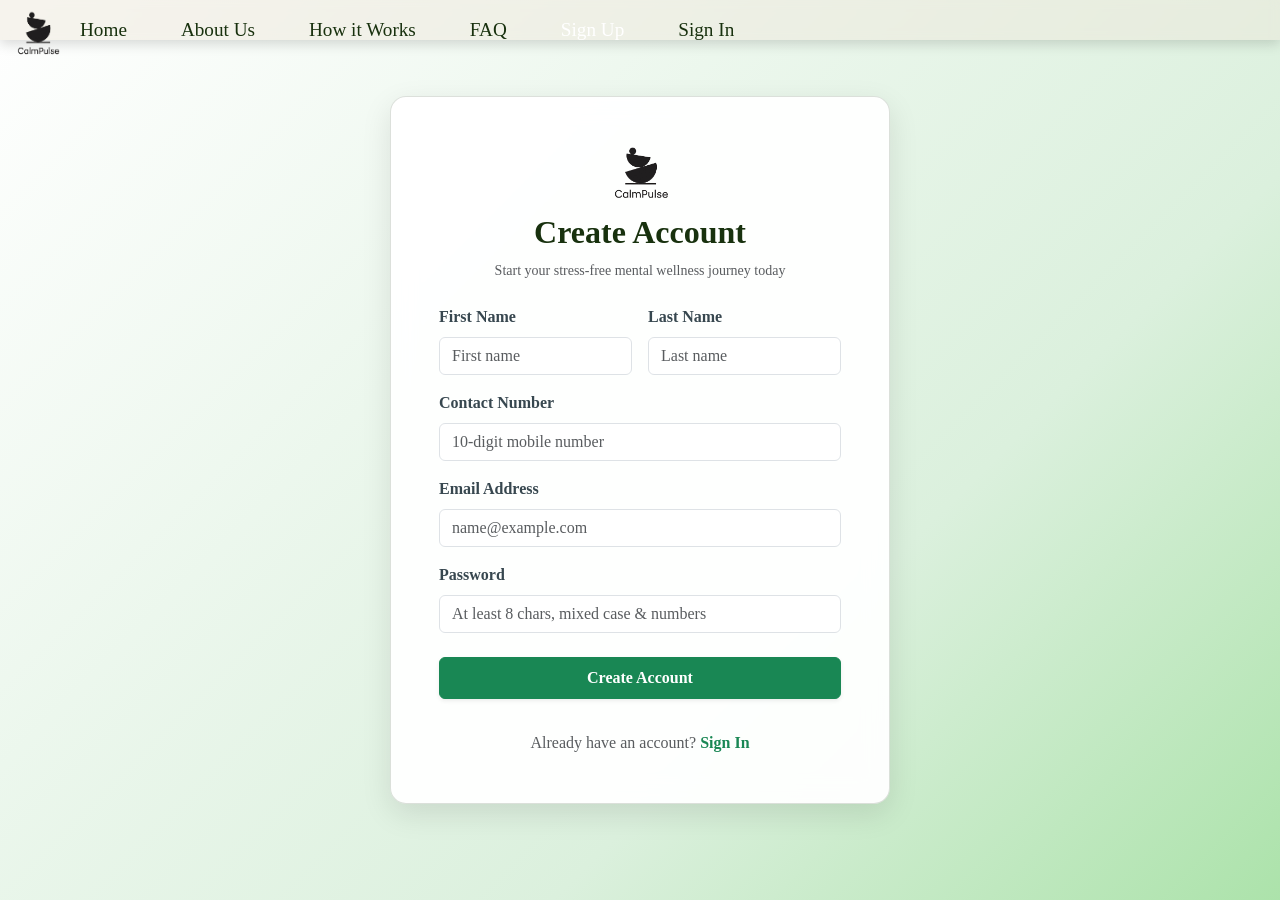
<file: Front end/CalmPulse/signup.html>
<!DOCTYPE html>
<html lang="en">
<head>
    <meta charset="UTF-8">
    <meta name="viewport" content="width=device-width, initial-scale=1.0">
    <title>Sign Up - CalmPulse</title>
    <!-- Bootstrap 5 CSS -->
    <link href="https://cdn.jsdelivr.net/npm/bootstrap@5.3.3/dist/css/bootstrap.min.css" rel="stylesheet">
    <!-- FontAwesome -->
    <link rel="stylesheet" href="https://cdnjs.cloudflare.com/ajax/libs/font-awesome/6.4.0/css/all.min.css">
    <link rel="stylesheet" type="text/css" href="login.css">
    <style>
        .auth-card {
            background: rgba(255, 255, 255, 0.95);
            backdrop-filter: blur(12px);
            border: 1px solid rgba(24, 49, 14, 0.15);
            border-radius: 16px;
            box-shadow: 0 10px 30px rgba(0, 0, 0, 0.1);
            max-width: 500px;
            width: 100%;
            margin: 0 auto;
        }
    </style>
</head>
<body>

    <div class="squares">
        <span></span><span></span><span></span><span></span><span></span>
        <span></span><span></span><span></span><span></span><span></span>
        <span></span><span></span><span></span><span></span><span></span>
    </div>

    <div class="nav">
        <img src="images/logo.png" alt="CalmPulse Logo">
        <div class="nav-right">
            <a href="index.html">Home</a>
            <a href="Aboutus.html">About Us</a>
            <a href="working.html">How it Works</a>
            <a href="faq.html">FAQ</a>
            <a class="active" href="signup.html">Sign Up</a>
            <a href="signin.html">Sign In</a>
        </div>
    </div> 

    <div class="container d-flex align-items-center justify-content-center min-vh-100 py-5">
        <div class="auth-card p-4 p-md-5">
            <div class="text-center mb-4">
                <img src="images/logo.png" alt="CalmPulse Logo" style="height: 60px;" class="mb-2">
                <h2 class="fw-bold" style="color: #18310e;">Create Account</h2>
                <p class="text-muted small">Start your stress-free mental wellness journey today</p>
            </div>

            <!-- Notification Alert -->
            <div id="signup-alert" class="alert alert-danger alert-dismissible fade show d-none" role="alert">
                <span id="signup-alert-msg"></span>
                <button type="button" class="btn-close" data-bs-dismiss="alert" aria-label="Close"></button>
            </div>

            <form id="signupForm">
                <div class="row g-3 mb-3">
                    <div class="col-6">
                        <label for="firstname" class="form-label fw-semibold">First Name</label>
                        <input type="text" class="form-control" id="firstname" required placeholder="First name">
                    </div>
                    <div class="col-6">
                        <label for="lastname" class="form-label fw-semibold">Last Name</label>
                        <input type="text" class="form-control" id="lastname" required placeholder="Last name">
                    </div>
                </div>

                <div class="mb-3">
                    <label for="mobile" class="form-label fw-semibold">Contact Number</label>
                    <input type="tel" class="form-control" id="mobile" required placeholder="10-digit mobile number" pattern="^[0-9]{10}$">
                </div>

                <div class="mb-3">
                    <label for="email" class="form-label fw-semibold">Email Address</label>
                    <input type="email" class="form-control" id="email" required placeholder="name@example.com">
                </div>

                <div class="mb-4">
                    <label for="password" class="form-label fw-semibold">Password</label>
                    <input type="password" class="form-control" id="password" required placeholder="At least 8 chars, mixed case & numbers" pattern="^(?=.*[a-z])(?=.*[A-Z])(?=.*\d)(?=.*[@$!%*?&])[A-Za-z\d@$!%*?&]{8,}$" title="At least 8 chars, include uppercase, lowercase, number & special char">
                </div>

                <button type="submit" class="btn btn-success w-100 py-2 fw-bold shadow-sm mb-3" id="signup-btn">
                    <span class="spinner-border spinner-border-sm me-2 d-none" id="signup-spinner"></span>
                    Create Account
                </button>
            </form>

            <div class="text-center mt-3">
                <p class="text-muted mb-0">Already have an account? <a href="signin.html" class="text-success fw-bold text-decoration-none">Sign In</a></p>
            </div>
        </div>
    </div>

    <!-- Bootstrap 5 JS -->
    <script src="https://cdn.jsdelivr.net/npm/bootstrap@5.3.3/dist/js/bootstrap.bundle.min.js"></script>
    <script src="api-config.js"></script>
    <script src="auth-helper.js"></script>
    <script>
    document.addEventListener("DOMContentLoaded", function () {
        const BASE_URL = window.getApiBaseUrl();
        const form = document.getElementById("signupForm");
        const fnameInput = document.getElementById("firstname");
        const lnameInput = document.getElementById("lastname");
        const mobileInput = document.getElementById("mobile");
        const emailInput = document.getElementById("email");
        const passwordInput = document.getElementById("password");
        const alertBox = document.getElementById("signup-alert");
        const alertMsg = document.getElementById("signup-alert-msg");
        const submitBtn = document.getElementById("signup-btn");
        const spinner = document.getElementById("signup-spinner");

        function showAlert(msg, type = "danger") {
            alertBox.className = `alert alert-${type} alert-dismissible fade show`;
            alertMsg.textContent = msg;
            alertBox.classList.remove("d-none");
        }

        form.addEventListener("submit", async function (e) {
            e.preventDefault();
            alertBox.classList.add("d-none");

            const fname = fnameInput.value.trim();
            const lname = lnameInput.value.trim();
            const contact = mobileInput.value.trim();
            const email = emailInput.value.trim();
            const password = passwordInput.value.trim();

            if (!fname || !lname || !contact || !email || !password) {
                showAlert("Please fill out all required fields.");
                return;
            }
            if (!/^[0-9]{10}$/.test(contact)) {
                showAlert("Please enter a valid 10-digit mobile number.");
                return;
            }

            submitBtn.disabled = true;
            spinner.classList.remove("d-none");

            try {
                // Correct Spring Boot Auth Endpoint is POST /signup
                const res = await fetch(`${BASE_URL}/signup`, {
                    method: "POST",
                    headers: { "Content-Type": "application/json" },
                    body: JSON.stringify({
                        first_name: fname,
                        last_name: lname,
                        contact: contact,
                        email: email,
                        password: password,
                        username: email.split('@')[0],
                        role: "student"
                    })
                });

                const data = await res.json().catch(() => ({}));

                if (!res.ok) {
                    if (res.status === 409 || (data && data.error && data.error.includes("exists"))) {
                        throw new Error(data.message || data.error || "An account with this email address already exists.");
                    }
                    throw new Error(data.message || data.error || "Registration failed on server.");
                }

                showAlert("Account created successfully! Redirecting to Sign In...", "success");
                form.reset();
                setTimeout(() => {
                    window.location.href = "signin.html";
                }, 1500);
            } catch (err) {
                console.error("Sign-up error:", err);
                showAlert(err.message || "Registration failed. Please check your inputs and try again.");
            } finally {
                submitBtn.disabled = false;
                spinner.classList.add("d-none");
            }
        });
    });
    </script>
</body>
</html>
</file>
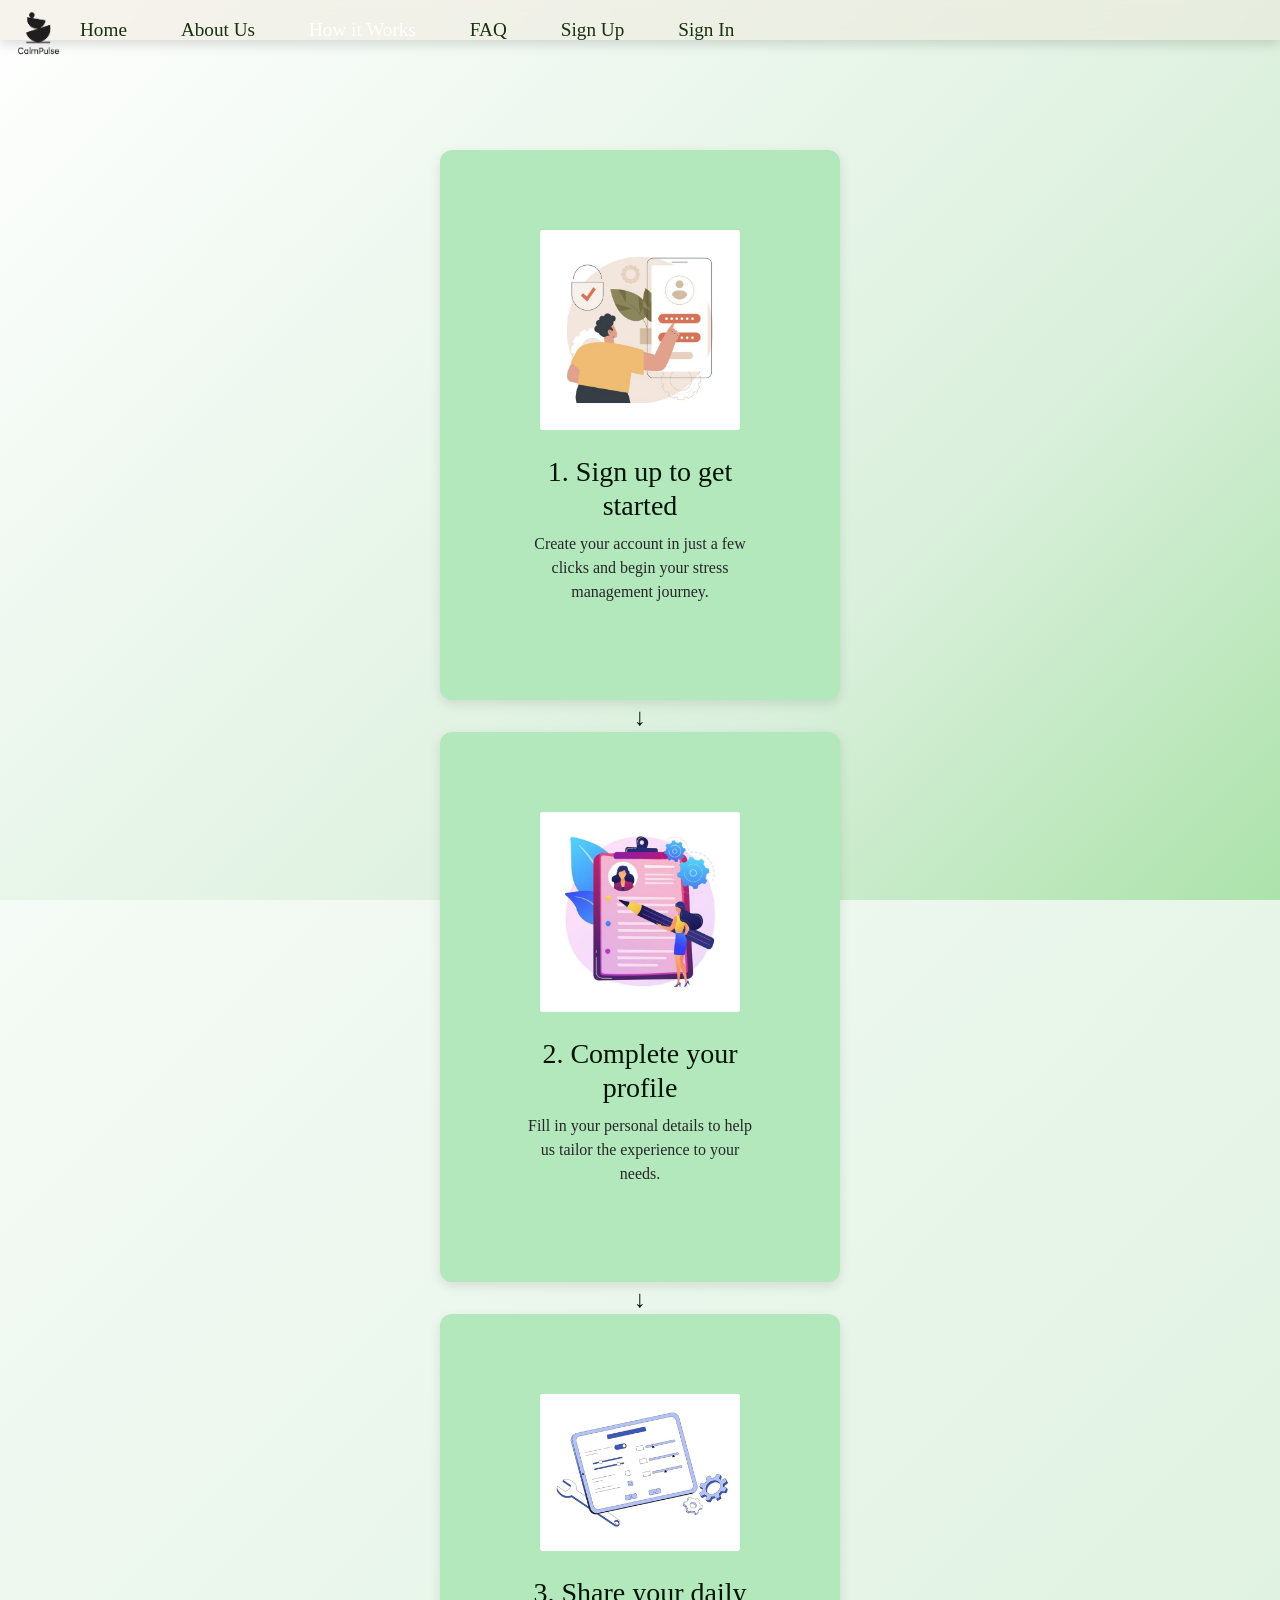
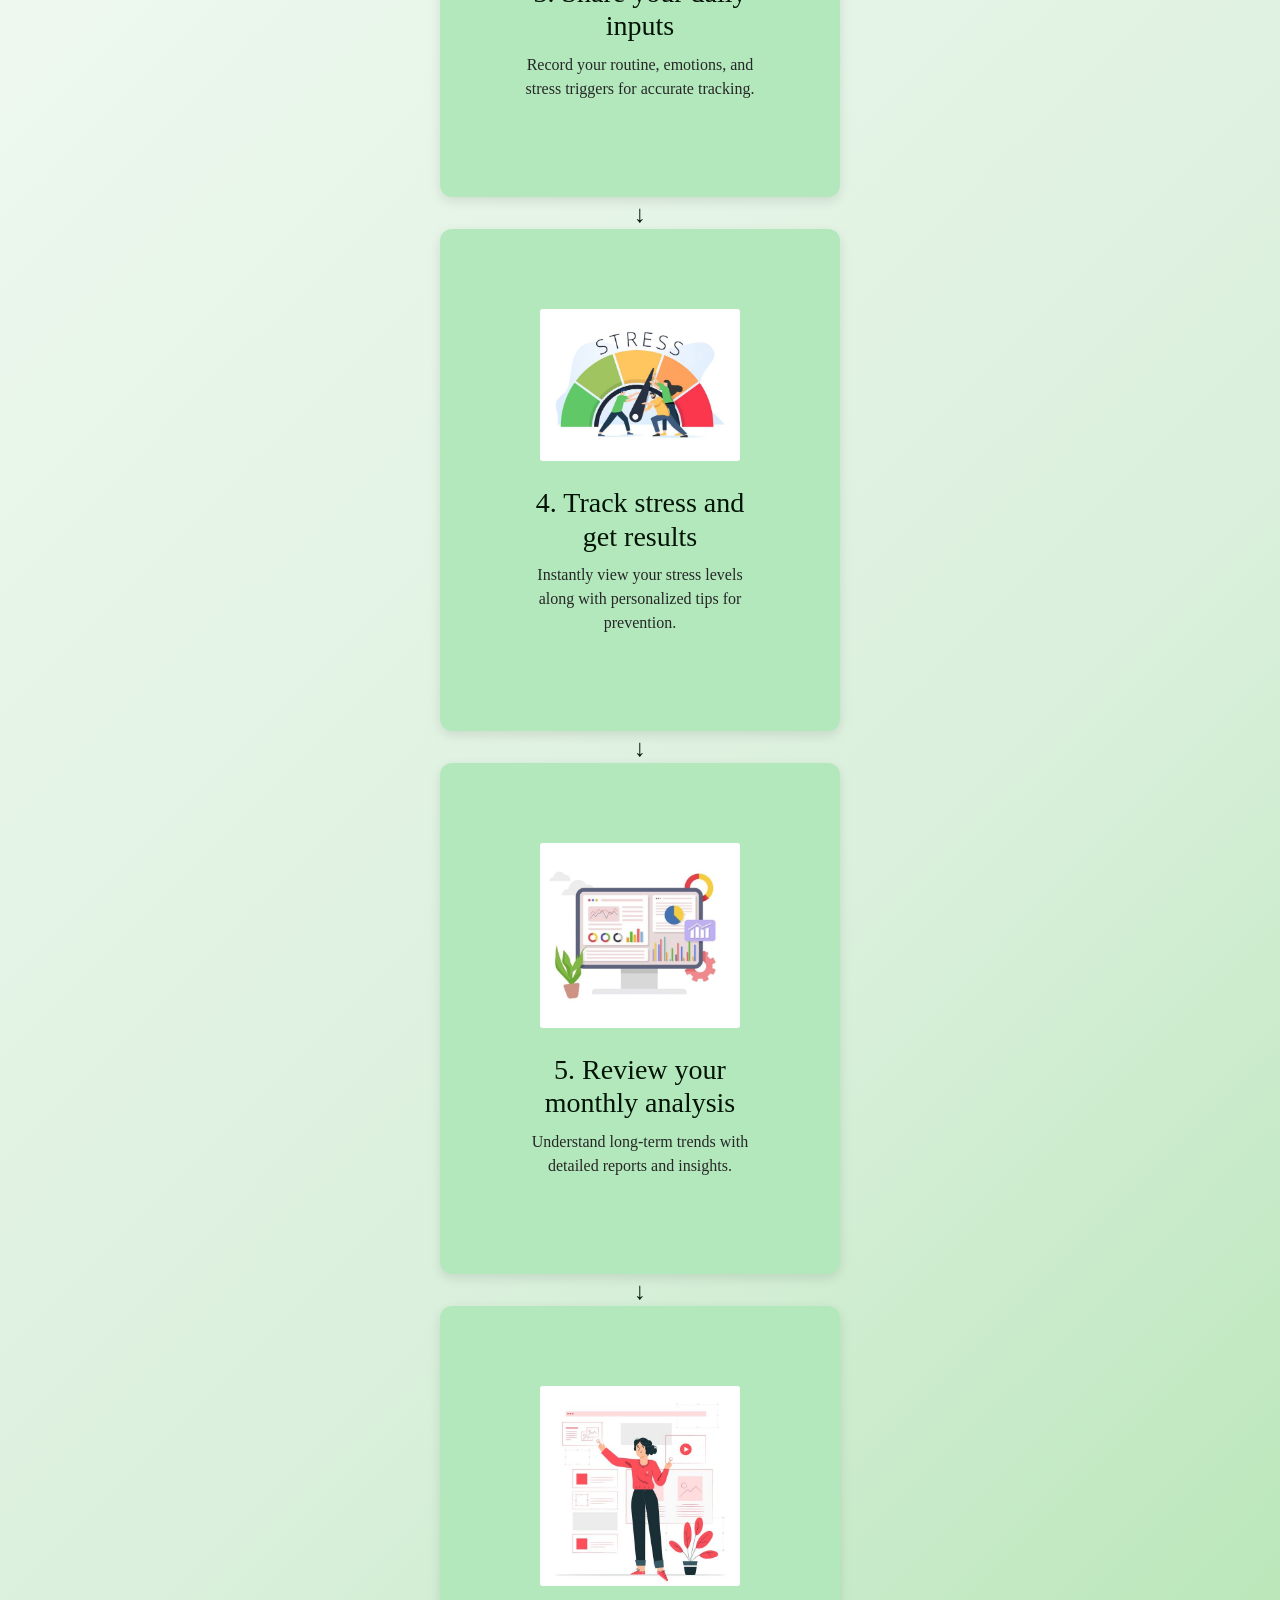
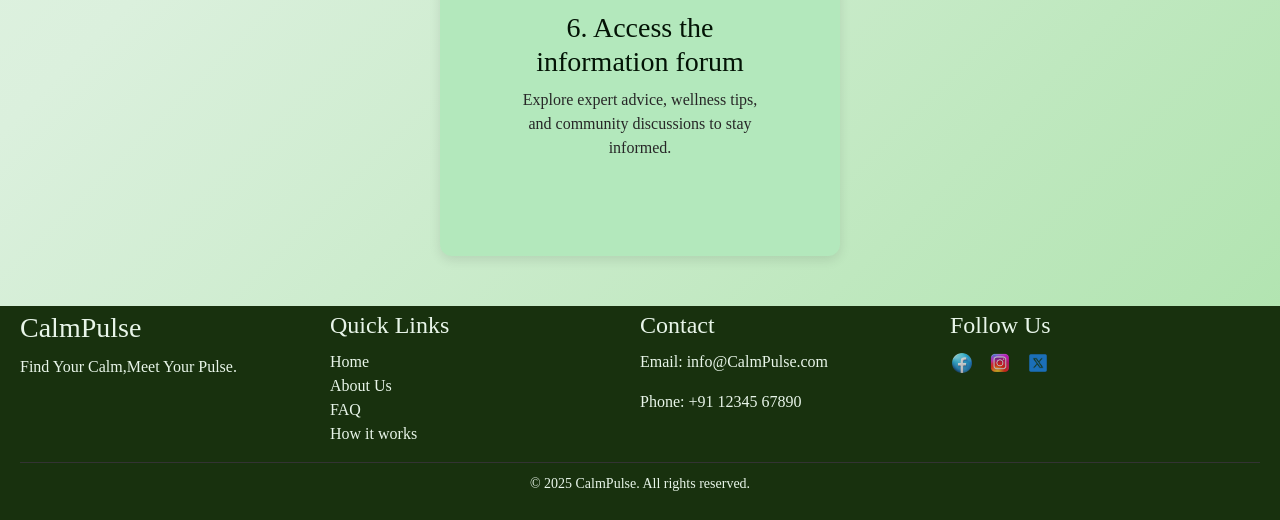
<file: Front end/CalmPulse/working.html>
<!DOCTYPE html>
<html lang="en">
<head>
    <meta charset="UTF-8">
    <meta name="viewport" content="width=device-width, initial-scale=1.0">
    <title>How it works - CalmPulse</title>
    <link href="https://cdn.jsdelivr.net/npm/bootstrap@5.3.3/dist/css/bootstrap.min.css" rel="stylesheet">
    <link rel="stylesheet" type="text/css" href="work-styles.css">
</head>
<body>  
    <div class="squares">
    <span></span>
    <span></span>
    <span></span>
    <span></span>
    <span></span>
    <span></span>
    <span></span>
    <span></span>
    <span></span>
    <span></span>
    <span></span>
    <span></span>
    <span></span>
    <span></span>
    <span></span>
    <span></span>
</div>

        <div class="nav">
            <img src="images/logo.png">
            <div class="nav-right">
                <a  href="index.html">Home</a>
                <a href="Aboutus.html">About Us</a>
                <a class="active" href="working.html">How it Works</a>
                <a href="faq.html">FAQ</a>
                <a href="signup.html">Sign Up</a>
                <a href="signin.html">Sign In</a>
            </div>
        </div>
        <div class="main">
            <div class="step">
                <img src="images/login.jpg">
                <h3>1. Sign up to get started </h3>
                <p> Create your account in just a few clicks and begin your stress management journey.</p>
            </div>
            <div class="step">
                <img src="images/profile.jpg">
                <h3>2. Complete your profile </h3>
                <p> Fill in your personal details to help us tailor the experience to your needs.</p>
            </div>
            <div class="step">
                <img src="images/inputs.jpg">
                <h3>3. Share your daily inputs </h3>
                <p> Record your routine, emotions, and stress triggers for accurate tracking.</p>
            </div>
            <div class="step">
                <img src="images/Trackstress.jpg">
                <h3>4. Track stress and get results </h3>
                <p> Instantly view your stress levels along with personalized tips for prevention.</p>
            </div>
            <div class="step">
                <img src="images/analysis.jpg">
                <h3>5. Review your monthly analysis </h3>
                <p>  Understand long-term trends with detailed reports and insights.</p>
            </div>
            <div class="step">
                <img src="images/info.jpg">
                <h3>6. Access the information forum </h3>
                <p>  Explore expert advice, wellness tips, and community discussions to stay informed.</p>
            </div>
        </div>



    <footer class="footer">
        <div class="footer-container">
            <div class="footer-section">
                <h3>CalmPulse</h3>
                <p>Find Your Calm,Meet Your Pulse.</p>
            </div>
            <div class="footer-section">
                <h4>Quick Links</h4>
                <ul>
                    <li><a href="index.html">Home</a></li>
                    <li><a href="Aboutus.html">About Us</a></li>
                    <li><a href="faq.html">FAQ</a></li>
                    <li><a href="working.html">How it <wbr></wbr>works</a></li>
                </ul>
            </div>
            <div class="footer-section">
                <h4>Contact</h4>
                <p>Email: info@CalmPulse.com</p>
                <p>Phone: +91 12345 67890</p>
            </div>
            <div class="footer-section social">
                <h4>Follow Us</h4>
                <a href="#"><img src="images/facebook.png" alt="Facebook" /></a>
                <a href="#"><img src="images/instagram.png" alt="Instagram" /></a>
                <a href="#"><img src="images/twitter.png" alt="Twitter" /></a>
            </div>
        </div>
        <div class="footer-bottom">
            <p>&copy; 2025 CalmPulse. All rights reserved.</p>
        </div>
    </footer>
    <script src="https://cdn.jsdelivr.net/npm/bootstrap@5.3.3/dist/js/bootstrap.bundle.min.js"></script>
</body>
</html>
</file>
<file: Front end/CalmPulse/home.css>
html{
    margin:0;
    padding:0;
    overflow-x: hidden;
    scroll-behavior: smooth;
}


body{
    margin:0;
    padding:0;
    width: 100%;
    min-height: 100vh;
    display: flex;
    flex-direction: column;
    font-family: Georgia, serif;
    font-size: 16px;
    line-height: 1.5;
    background-color: #E8F5E9;
    color:#37474F;
    background: linear-gradient(-45deg, #ccffcc, #7dd578, #dbf0dd, #ffffff);
    background-size: 200% 200%;
    animation: gradientBG 20s ease infinite;
    overflow-x: hidden;
  }

  @keyframes gradientBG {
    0% { background-position: 0% 50%; }
    50% { background-position: 100% 50%; }
    100% { background-position: 0% 50%; }
  }
#preloader{
  position: fixed;
  top: 0;
  left: 0;
  width: 100%;
  height:100%;
  background: linear-gradient(-45deg, #ccffcc, #7dd578, #dbf0dd, #ffffff);
  display: flex;
  justify-content: center;
  align-items: center;
  z-index: 9999;
  opacity: 1;
  transition: opacity 1s ease;
}
.loader {
  width: 64px;
  height: 64px;
  position: relative;
  animation: rotate 1.5s ease-in infinite alternate;
}
.loader::before {
  content: '';
  position: absolute;
  left: 0;
  bottom: 0;
  color: #162f0c;
  background: currentColor;
  width: 64px;
  height: 32px;
  border-radius: 0 0 50px 50px;
}
.loader::after {
  content: '';
  position: absolute;
  left: 50%;
  top: 10%;
  background: #FFF;
  width: 8px;
  height: 64px;
  animation: rotate 1.5s linear infinite alternate-reverse;
}

@keyframes rotate {
  100% { transform: rotate(360deg)}
}
.nav {
    position: fixed;
    top: 0;
    width: 100%;
    height: 40px;
    background-color: rgba(237, 232, 220, 0.5);
    backdrop-filter: blur(5px);
    padding: 10px;
    box-shadow: 0 4px 12px rgba(0, 0, 0, 0.15);
    z-index: 1000;
}
.nav img {
    height: 50px;
    width: 50px;
    padding-left: 5px;
}
.nav-right {
    float: right;
}
.nav a {
    display: inline-block;
    text-decoration: none;
    padding: 5px 20px;
    color: #18310e;
    line-height: 30px;
    cursor: pointer;
    margin-right:10px;
    font-size: larger;
}

.nav a:hover,
.nav a.active {
    color: #ffffff;
}
.main{
    flex:1;
    display: block;
    gap: 2rem;
    justify-content: center;
    width: 100%;
}
.sections{
  
    display: flex;
    flex-direction: column;
    justify-content: flex-start;  
    align-items: center;       
    gap: 4rem;                 
    width: 100%;

}
.section-left, 
.section-right {               
    display: flex;
    flex-direction: column;   
    justify-content: center;
    align-items: center;
    text-align: center;
    width: 100%;
}
.logo-container{
    background-image: url('images/bg3.jpg');
    background-repeat: no-repeat;
    background-size: cover;
    text-align: center;
    height: 740px;
    max-height: 100%;
    border-radius: 10px;        
    width: 100%;
    opacity: 0;
    animation: zoomBounce 1.2s ease-out 1s forwards;
    position: relative;
    display: block;
    justify-content:center;
    clip-path: circle(100% 80% at 50% 100%);
}

@keyframes zoomBounce {
    0% {
        opacity: 0;
        transform: scale(0.5);  
    }
    70% {
        opacity: 1;
        transform: scale(1.1);  
    }
    100% {
        opacity: 1;
        transform: scale(1);    
    }
}

.logo-container img{
  margin-top: 120px;
    max-height: 200px;
    max-width: 200px;
}
.logo-container h1{
    font-family: Papyrus;
    color: #0c2b0d;
    animation: fadeSlideUp 1.2s ease-out forwards;
    animation-delay: 2.5s;
    
}
.logo-container h2{
    color: #051f05;
    
}
.logo-container a{
    text-decoration: none;
    display: inline-block;
    background-color: #18310e;
    padding: 10px 20px;
    color: #EDE8DC;
    box-shadow: 0 4px 12px rgba(0, 0, 0, 0.15);
    border-radius: 4pt;
    animation: pulse 1.5s ease-in-out infinite;
    transition: background 0.3s, color 0.3s;
}
.logo-container a:hover,
.logo-container a.active {
    background-color: #EDE8DC;
    color: #18310e;
}
@keyframes pulse {
    0%, 100% {
        transform: scale(1);
    }
    50% {
        transform: scale(1.15);
    }
}

.scroll-down {
  text-align: center;
  font-weight: bolder;
  margin-top: -100px;
  font-size: 4rem;
  opacity: 0.8;
  color: #020703;
  animation: bounce 3s infinite;
  cursor: pointer;
}
@keyframes bounce {
  0%, 20%, 50%, 80%, 100% { transform: translateY(0);
  opacity: 0.6; }
  40% { transform: translateY(25px);
  opacity:1; }
  60% { transform: translateY(15px);
  opacity: 0.9;}
}
.section-left video{
  padding-top: 100px;
   width: 100%;              
   max-width: 500px;          
   border-radius: 10px;
   margin-bottom: 1rem;
}
.section-left h2{
    margin-top: 1rem;
    font-family: Papyrus;
    color: #163c18;
    opacity: 0;
    animation: fadeSlideUp 1.2s ease-out forwards;
    animation-delay: 0.5s;
}
@keyframes fadeSlideUp {
    0% {
        opacity: 0;
        transform: translateY(30px); 
    }
    100% {
        opacity: 1;
        transform: translateY(0);   
    }
}


.problem-solution {
  padding: 60px 20px;
  background: #d8f6db;
  max-width: 1200px;
  margin: 60px auto;
  text-align: center;
}

.problem {
  margin-bottom: 80px;
}
.problem img {
  max-width: 500px;
  width: 100%;
  border-radius: 12px;
  margin-bottom: 20px;
}
.problem h2 {

  color: #555;
  margin: 5px 0;
}
.solution {
  display: flex;
  justify-content: space-between;
  align-items: center;
  gap: 10px;
  text-align: left;
}
.solution-text {
  flex: 1;
}

.solution-text p {
  margin-left: 150px;
  font-size: 20px;
  line-height: 1.7;
  color: #333232;
}
.solution-image{
    flex:1;
    display: flex;
    justify-content: center;
}
.solution-image img {
  max-width: 60%;
  max-height: 60%;
  border-radius: 12px;
  box-shadow: 0 4px 10px rgba(0,0,0,0.1);
}

.features {
  padding: 80px 20px;
  background: #f9f9f9;
  max-width: 1200px;
  width: 100%;
  margin: 80px auto;
  text-align: center;
}

.features h2 {
  font-size: 28px;
  margin-bottom: 50px;
  color: #163c18;
}

.features-container {
  display: grid;
  grid-template-columns: repeat(3, 1fr); /* 3 per row on desktop */
  gap: 40px;
  justify-items: center;
}

.feature {
  background: #b3e8bc;
  padding: 20px;
  border-radius: 12px;
  box-shadow: 0 4px 12px rgba(0,0,0,0.15);
  transition: transform 0.3s ease;
  width: 100%;
  max-width: 250px;
  text-align: center;
}

.feature:hover {
  transform: translateY(-8px);
}

.feature img {
  width: 100%;
  max-width: 170px;
  max-height: 150px;
  height: 100%;
  margin-bottom: 15px;
  border-radius: 8px;
}

.feature p {
  font-size: 16px;
  font-weight: bold;
  color: #37474F;
}
.know-more{
  margin-left: 120px;
  padding: 20px;
  margin-top: -30px;

}
.know-more a{
    text-decoration: none;
    display: inline-block;
    padding: 10px 20px;
    color: #18310e;
    font-weight: bolder;
    font-size: larger;

}
.know-more a:hover,
.know-more a.active {
    color: #eaffa9;
}
/* Responsive */
@media (max-width: 992px) {
  .features-container {
    grid-template-columns: repeat(2, 1fr); /* 2 per row on tablets */
  }
}

@media (max-width: 600px) {
  .features-container {
    grid-template-columns: 1fr; /* 1 per row on mobile */
  }
}


.footer {
    background-color: #18310e;
    color: #E8F5E9;
    padding: 5px 20px 10px; 
    width: 100%;
}

.footer-container {
    display: flex;
    flex-wrap: wrap;
    justify-content: space-around;
    width: 100%;
}

.footer-section {
    flex: 1 1 200px;
}

.footer-section h3,
.footer-section h4 {
    margin-bottom: 10px;
}

.footer-section ul {
    list-style: none;
    padding: 0;
}

.footer-section ul li a {
    color: #E8F5E9;
    text-decoration: none;
}

.footer-section ul li a:hover {
    color: #E8F5E9;
    text-decoration: underline;
}

.social a img {
    width: 24px;
    margin-right: 10px;
    filter: brightness(0.8);
    transition: filter 0.3s;
}

.social a img:hover {
    filter: brightness(1.2);
}

.footer-bottom {
    text-align: center;
    padding-top: 10px;
    border-top: 1px solid #333;
    font-size: 14px;
    color: #E8F5E9;
}
</file>
<file: Front end/CalmPulse/post-login.css>
html{
    margin:0;
    padding:0;
    overflow-x: hidden;
    scroll-behavior: smooth;
}
body{
    margin:0;
    padding:0;
    width: 100%;
    min-height: 100vh;
    display: flex;
    flex-direction: column;
    font-family: Georgia, serif;
    font-size: 16px;
    line-height: 1.5;
    background-color: #d1ffd1;
    color:#37474F;
    overflow-x: hidden;
  }


  /*loaders*/
  #preloader{
  position: fixed;
  top: 0;
  left: 0;
  width: 100%;
  height:100%;
  background: rgb(255, 255, 255);
  display: flex;
  justify-content: center;
  align-items: center;
  z-index: 9999;
  opacity: 1;
  transition: opacity 1s ease;
}
.loader {
  width: 20px;
  aspect-ratio: 1;
  border-radius: 50%;
  background: #ffffff;
  box-shadow: 0 0 0 0 #0004;
  animation: l2 1.5s infinite linear;
  position: relative;
}
.loader:before,
.loader:after {
  content: "";
  position: absolute;
  inset: 0;
  border-radius: inherit;
  box-shadow: 0 0 0 0 rgba(176, 232, 240, 0.936);
  animation: inherit;
  animation-delay: -0.5s;
}
.loader:after {
  animation-delay: -1s;
}
@keyframes l2 {
    100% {box-shadow: 0 0 0 40px #55856c00}
}



/*navigation*/
.nav {
    position: fixed;
    top: 0;
    width: 100%;
    height: 40px;
    background-color: rgba(237, 232, 220, 0.5);
    backdrop-filter: blur(5px);
    padding: 10px;
    box-shadow: 0 4px 12px rgba(0, 0, 0, 0.15);
    z-index: 1000;
}
.nav img {
    height: 50px;
    width: 50px;
    padding-left: 5px;
}
.nav-right {
    float: right;
}
.nav-content{
  display: flex;
    align-items: center;
    gap: 25px;
    line-height: 1px;
}
.nav-right button{
    background-color:#18310e;
    color: #ffffff;
    padding: 5px 20px;
    border: none;
    border-radius: 4pt;
    line-height: 30px;
    cursor: pointer;
    margin-right:15px;
    font-size: larger;
}
.nav button:hover,
.nav button.active {
    color: #18310e;
    background-color:#ffffff;
}
.nav h5{
  color: #052d08;
  font-size: 1rem;
}



/*sidebar*/
.sidebar {
  height: 100%;
  width: 200px;
  position: fixed;   
  top: 60px; 
  left: 0;
  background-color: #18310e;
  padding-top: 20px;
  height: calc(100% - 60px);
}
.sidebar a {
  text-align: center;
  display: block;
  padding: 12px 20px;
  text-decoration: none;
  color: white;
  font-size: large;
}
.sidebar a:hover,
.sidebar a.active {
  background: rgba(211, 211, 211, 0.626);
  color: #f3f3f3;
}



/*Profile CSS*/

.content {
  margin-top: 60px;       
  margin-left: 200px;   
  padding: 20px;
  align-items: center;
  justify-content: center; 
}
.profile {
  background-color: #ffffff;
  padding: 30px 40px;
  border-radius: 12px;
  max-width: 600px;
  margin: 0 auto;
  box-shadow: 0 4px 10px rgba(0,0,0,0.1);
}
.profile h1 {
  text-align: center;
  color: #18310e;
  margin-bottom: 25px;
  font-size: 28px;
}
.profile form {
  display: flex;
  flex-direction: column;
}
.profile label {
  font-weight: bolder;
  margin-bottom: 6px;
  margin-top: 14px;
  color: #062d00;
}
.profile input,
.profile select {
  padding: 10px;
  border: 1px solid #ccc;
  border-radius: 6px;
  font-size: 15px;
  outline: none;
  transition: 0.3s;
  width: 100%;
  box-sizing: border-box;
}
.profile input:focus,
.profile select:focus {
  border-color: #b3e8bc;
  box-shadow: 0 0 5px rgba(0, 199, 27, 0.3);
}
.radio-Group {
  display: flex;
  gap: 20px;
  margin-top: 8px;
}
.radio-Group label {
  font-weight: bold;
  color: #272727;
}
.buttons {
  display: flex;
  justify-content: center;
  gap: 20px;
  margin-top: 25px;
}
.save-btn, .edit-btn {
  background-color: #18310e;
  color: white;
  border: none;
  padding: 10px 22px;
  border-radius: 8px;
  font-size: 15px;
  cursor: pointer;
  transition: background 0.3s;
}
.edit-btn {
  background-color: #18310e;
}
.save-btn:hover {
  background-color: #5a6268;
}
.edit-btn:hover {
  background-color: #5a6268;
}



/*Dashboard*/

.content1 {
  margin-left: 240px;
  margin-top: 90px;
  width: calc(100% - 260px);
  min-height: calc(100vh - 90px);
  display: flex;
  flex-direction: column;
  align-items: center;
  justify-content: flex-start;
  gap: 50px;
  padding: 40px 0;
}
.check-stress-section,
.display-stress {
      background: #d0edef;
      width: 80%;
      max-width: 600px;
      border-radius: 16px;
      padding: 35px 45px;
      box-shadow: 0 6px 20px rgba(0,0,0,0.08);
      transition: 0.3s ease;
  
    }  
    .student-form,
    .employee{
      background: #effbfc;
      width: 80%;
      max-width: 950px;
      border-radius: 16px;
      padding: 35px 45px;
      box-shadow: 0 6px 20px rgba(0,0,0,0.08);
      transition: 0.3s ease;
      align-items: center;
      justify-content: center;
    }

    .check-stress-section:hover,
    .student-form:hover,
    .employee:hover,
    .display-stress:hover {
      transform: translateY(-3px);
    }

    /* Check Stress Section */
    .check-stress-section {
      text-align: center;
      display: flex;
      flex-direction: column;
      align-items: center;
      gap: 20px;
    }
    .check-stress-section img {
      width: 300px;
      height: auto;
      border-radius: 12px;
      object-fit: cover;
      box-shadow: 0 4px 10px rgba(0,0,0,0.1);
    }
    .check-stress-btn {
      background: #052d08;
      color: rgb(209, 229, 203);
      border: none;
      padding: 12px 30px;
      border-radius: 10px;
      font-size: 1rem;
      cursor: pointer;
      transition: 0.3s;
    }
    .check-stress-btn:hover {
      background: #464848;
    }
    form {
      display: grid;
      grid-template-columns: 1fr 1fr;
      gap: 20px 25px;
    }

    label {
      grid-column: span 2;
      font-weight: bold;
      color: #3b574b;
      margin-top: 5px;
    }
    h2{
      font-weight: bold;
      color: #1c7661;
      margin-top: 5px;

    }

    .student-form input,
    .employee input {
      padding: 10px;
      border: 1.5px solid #ccc;
      border-radius: 8px;
      width: 200%;
      outline: none;
      transition: 0.2s;
    }
    .student-form input:focus {
      border-color: #00a8cc;
      box-shadow: 0 0 3px rgba(0,168,204,0.4);
    }
    .employee input:focus {
      border-color: #00a8cc;
      box-shadow: 0 0 3px rgba(0,168,204,0.4);
    }
   .radio-group {
   display: flex;
   align-items: center;
   gap: 15px;
   grid-column: span 2;
   flex-wrap: wrap; 
}

 .radio-group label {
  display: flex;
  align-items: center;
  gap: 6px;
  margin: 0;
  font-weight: normal;
  color: #272727;
}

.radio-group input[type="radio"] {
  margin: 0;
  transform: scale(1.1);
  accent-color: #276d5a; 
  cursor: pointer;
}
.radio-group + label {
  margin-top: 10px;
}
    .inputs-submitbtn {
      grid-column: span 2;
      background: #276d5a;
      color: white;
      border: none;
      padding: 10px 25px;
      border-radius: 10px;
      margin-top: 10px;
      cursor: pointer;
      transition: 0.3s;
      justify-self: center;
    }
    .inputs-submitbtn:hover {
      background: #969798;
    }



    /*Stress Display Section*/
    .display-stress {
      text-align: center;
      background: linear-gradient(135deg, #e0f7fa, #f3faff);
      border: 2px solid #a0e4f1;
      padding: 45px 60px;
      display: flex;
      flex-direction: column;
      align-items: center;
      gap: 25px;
    }
    .display-stress h1 {
      font-size: 1.8rem;
      color: #27496d;
      margin-bottom: 10px;
    }
    .stress-result-box {
      background: rgb(218, 255, 229);
      border-radius: 12px;
      box-shadow: 0 2px 8px rgba(0,0,0,0.08);
      padding: 25px 35px;
      width: 80%;
      max-width: 600px;
    }
    .stress-result-box .score {
      font-size: 2.5rem;
      font-weight: 700;
      color: #00ccaa;
      margin-bottom: 15px;
    }
    .stress-result-box .tips {
      text-align: left;
      font-size: 1rem;
      color: #333;
      line-height: 1.6;
    }
    .go-back {
      background: #276d5a;
      color: white;
      padding: 10px 25px;
      border: none;
      border-radius: 8px;
      cursor: pointer;
      transition: 0.3s;
    }

    .go-back:hover {
      background: #878788;
    }




 /*History page*/
 .content2 {
      margin-left: 240px;
      margin-top: 90px;
      width: calc(100% - 260px);
      display: flex;
      flex-direction: column;
      align-items: center;
      justify-content: flex-start;
      gap: 40px;
      padding-bottom: 40px;
    }
   .chart-card {
      background: #dff5e9;
      width: 85%;
      max-width: 950px;
      border-radius: 16px;
      padding: 30px 40px;
      box-shadow: 0 6px 18px rgba(0,0,0,0.08);
      transition: 0.3s;
    }

    .chart-card:hover {
      transform: translateY(-3px);
    }

    h2 {
      color: #276d48;
      text-align: center;
      margin-bottom: 20px;
    }
    canvas {
      width: 100%;
      max-height: 400px;
    }
  
@media (max-width: 768px) {
  .sidebar {
    width: 180px;
  }

  .content {
    margin-left: 200px;
    padding: 80px 20px;
  }
  .content1 {
    margin-left: 200px;
    width: calc(100% - 210px);

  .profile {
    padding: 20px;
  }
}

@media (max-width: 576px) {
  .sidebar {
    display: none;
  }

  .content {
    margin-left: 0;
    padding-top: 80px;
  }
   .content1 {
    margin: 80px 15px;
    width: calc(100% - 30px);
  }

  .profile {
    width: 100%;
    padding: 20px;
  }
}
}


/*info*/


.content3 {
  margin-left: 230px;
  margin-top: 90px;
  width: calc(100% - 260px);
  display: flex;
  flex-direction: column;
  align-items: center;
  justify-content: flex-start;
  gap: 60px;
  padding: 40px 20px 80px;
  box-sizing: border-box;
}

.header {
  text-align: center;
  max-width: 1200px;
}

.header h1 {
  font-size: 2.6rem;
  color: #1b3c23;
  margin-bottom: 10px;
}

.header p {
  font-size: 1.1rem;
  color: #4b4b4b;
}

/* ABOUT STRESS SECTION */
.abtstress {
  background: #ffffff;
  padding: 50px;
  border-radius: 14px;
  box-shadow: 0 3px 14px rgba(0,0,0,0.08);
  max-width: 1200px;
  text-align: center;
}
.abtstress h3 {
  color: #295d24;
  font-size: 2rem;
  margin-bottom: 25px;
}
.abtstress p {
  text-align: justify;
  color: #444;
  font-size: 1rem;
  line-height: 1.7;
}
.abtstress img {
  width: 25%;
  max-width: 700px;
  border-radius: 12px;
  margin: 25px auto;
  display: block;
}
.stress-cycle img {
  width: 60%;
  max-width: 900px;
  border-radius: 12px;
  margin: 40px auto 0;
  display: block;
}

/*CAUSE SECTION  */
.cause-container {
  display: flex;
  justify-content: space-between;
  gap: 30px;
  flex-wrap: wrap;
}

.cause-container section {
  background-color: #dbfde2;
  padding: 30px;
  border-radius: 10px;
  flex: 1;
  min-width: 500px; 
  box-shadow: 0 2px 10px rgba(0,0,0,0.08);
}

.cause h3 {
  color: #1f3e2a;
  font-size: 2rem;
  margin-bottom: 15px;
  text-align: center;
}
.cause-container h4{
  color: #1f3e2a;
  font-size: 1.5rem;
  margin-bottom: 15px;
  text-align: center;
}
.cause-container p {
  font-size: 1rem;
  color: #444;
  line-height: 1.7;
}

/* Responsive layout */
@media (max-width: 1000px) {
  .cause-container {
    flex-direction: column;
  }

  .cause-container section {
    min-width: 100%;
  }
}


/*  STRESS LEVELS SECTION */
.levels {
  background: #308068;
  
  border-left: 5px solid #3e8e41;
  padding: 35px 50px;
  border-radius: 14px;
  max-width: 1200px;
  text-align: center;
  box-shadow: 0 3px 12px rgba(0, 0, 0, 0.08);
}

.levels h3 {
  color: #ebf4f1;
  font-size: 2rem;
  margin-bottom: 20px;
}

.level-list {
  display: flex;
  justify-content: space-around;
  align-items: stretch;
  flex-wrap: wrap;
  gap: 20px;
  margin-top: 15px;
}

.level-box {
  background: linear-gradient(135deg, #d6f5df, #ebf9f2);
  border-radius: 10px;
  flex: 1;
  min-width: 250px;
  max-width: 350px;
  padding: 20px 25px;
  box-shadow: 0 2px 10px rgba(0,0,0,0.08);
  transition: transform 0.3s ease;
}

.level-box:hover {
  transform: translateY(-4px);
}
.level-box h6 {
  color: #317b3c;
  font-size: 1.2rem;
  margin-bottom: 8px;
}
.level-box p {
  color: #444;
  font-size: 1rem;
  line-height: 1.5;
}

/* Responsive design */
@media (max-width: 900px) {
  .level-list {
    flex-direction: column;
    align-items: center;
  }

  .level-box {
    width: 90%;
    max-width: none;
  }
}


/*  SYMPTOMS SECTION  */
.symptoms {
  background: linear-gradient(135deg, #f3f8ff, #e8f0fa);
  padding: 50px 80px;
  border-radius: 16px;
  box-shadow: 0 4px 16px rgba(0, 0, 0, 0.08);
  text-align: center;
  max-width: 1400px;
  margin: 40px auto;
}

.symptoms h3 {
  font-size: 2rem;
  color: #10484d;
  margin-bottom: 30px;
}

.symptom-grid {
  display: grid;
  grid-template-columns: repeat(4, 1fr);
  gap: 25px;
  margin-bottom: 40px;
}

.symptom-grid section {
  background: #e8ffdc;
  border-radius: 12px;
  padding: 20px;
  box-shadow: 0 3px 12px rgba(0, 0, 0, 0.1);
  transition: transform 0.3s ease;
}

.symptom-grid section:hover {
  transform: translateY(-6px);
}

.symptom-grid h3 {
  color: #26a382;
  font-size: 1.2rem;
  margin-bottom: 10px;
}

.symptom-grid ul {
  list-style: none;
  padding: 0;
  margin: 0;
  text-align: left;
}

.symptom-grid li {
  margin: 6px 0;
  color: #333;
  font-size: 0.95rem;
}

.symptom-video {
  display: flex;
  justify-content: center;
  align-items: center;
}

.symptom-video video {
  width: 60%;
  max-width: 800px;
  height: 400px; 
  border-radius: 14px;
  box-shadow: 0 4px 14px rgba(0, 0, 0, 0.2);
}

/* Responsive  */
@media (max-width: 1100px) {
  .symptom-grid {
    grid-template-columns: repeat(2, 1fr);
  }
}

@media (max-width: 700px) {
  .symptom-grid {
    grid-template-columns: 1fr;
  }

  .symptom-video video {
    width: 90%;
    height: 250px;
  }
}


/* STRESS PREVENTION SECTION  */
.prevention {
  background: linear-gradient(135deg, #daf1fd, #f3faf6);
  padding: 50px 60px;
  border-radius: 16px;
  box-shadow: 0 4px 14px rgba(0, 0, 0, 0.08);
  text-align: center;
  max-width: 1500px;
  margin: 40px auto;
}

.prevention h3 {
  font-size: 2rem;
  color: #15664f;
  margin-bottom: 30px;
}

.prevention-row {
  display: flex;
  justify-content: center;
  align-items: center;
  gap: 20px;
  margin-bottom: 30px;
  flex-wrap: wrap;
}

.prevention-row img,
.prevention-row video {
  border-radius: 12px;
  box-shadow: 0 3px 10px rgba(0,0,0,0.15);
  transition: transform 0.3s ease;
}

.prevention-row img:hover,
.prevention-row video:hover {
  transform: scale(1.03);
}

.first-row img {
  width: 40%;
  height: 300px;
  object-fit: contain;
}
.second-row img {
  width: 40%;
  height: 300px;
  object-fit: contain;
}

.second-row video {
  width: 60%;
  height: 400px;
  object-fit: contain;
}

/* Responsive adjustments */
@media (max-width: 1000px) {
  .first-row img,
  .second-row img,
  .second-row video {
    width: 90%;
    height: auto;
  }

  .second-row {
    flex-direction: column;
  }
}

/*  OTHER TIPS / REMEMBER SECTION  */
.other-tips {
  background: linear-gradient(135deg, #e3d5f9, #edf6fa);
  padding: 50px 60px;
  border-radius: 16px;
  box-shadow: 0 4px 14px rgba(0, 0, 0, 0.08);
  text-align: center;
  max-width: 1400px;
  margin: 40px auto;
}

.other-tips h3 {
  font-size: 2rem;
  color: #164d76;
  margin-bottom: 30px;
}

.tips-row {
  display: flex;
  justify-content: center;
  align-items: center;
  gap: 25px;
  margin-bottom: 30px;
  flex-wrap: wrap;
}

.tips-row img,
.tips-row video {
  border-radius: 12px;
  box-shadow: 0 3px 10px rgba(0,0,0,0.15);
  transition: transform 0.3s ease;
}

.tips-row img:hover,
.tips-row video:hover {
  transform: scale(1.03);
}

.first-row img {
  width: 40%;
  max-width: 700px;
  height: 300px;
  object-fit: contain;
}

.second-row video {
  width: 45%;
  max-width: 600px;
  height: 320px;
  object-fit: contain;
}

@media (max-width: 900px) {
  .first-row img {
    width: 85%;
    height: auto;
  }

  .second-row {
    flex-direction: column;
  }

  .second-row video {
    width: 90%;
    height: auto;
  }
}


/*  BLOG SECTION  */
.blog {
  background: #e4f1f1;
  padding: 60px;
  border-radius: 14px;
  box-shadow: 0 3px 14px rgba(0,0,0,0.08);
  text-align: center;
  max-width: 1200px;
}

.blog h2 {
  color: #295d24;
  margin-bottom: 25px;
  font-size: 2rem;
}

.blog-grid {
  display: flex;
  justify-content: center;
  flex-wrap: wrap;
  gap: 35px;
}

.blog-card {
  background: #f8fbf8;
  border-radius: 14px;
  padding: 30px;
  width: 360px;
  box-shadow: 0 2px 10px rgba(0,0,0,0.08);
  text-align: left;
  transition: all 0.3s ease;
}

.blog-card:hover {
  transform: translateY(-5px);
}

.blog-card h3 {
  color: #317b3c;
  margin-bottom: 12px;
  font-size: 1.3rem;
}

.blog-card p {
  font-size: 1rem;
  color: #444;
  margin-bottom: 12px;
  line-height: 1.6;
}

.blog-card a {
  color: #214530;
  font-weight: 600;
  text-decoration: none;
}

.blog-card a:hover {
  text-decoration: underline;
}

/* ---------- RESPONSIVE DESIGN ---------- */
@media (max-width: 900px) {
  .content3 {
    margin-left: 150px;
    width: calc(100% - 160px);
    gap: 40px;
  }

  .abtstress,
  .cause,
  .levels,
  .symptoms,
  .prevention,
  .other-tips,
  .blog {
    max-width: 95%;
    padding: 30px;
  }

  .symptoms section {
    width: 100%;
  }

  .prevention img,
  .other-tips img,
  .other-tips video {
    width: 45%;
  }

  .blog-card {
    width: 300px;
  }
}.content4 {
    margin-left: 220px; /* To accommodate the sidebar */
    padding: 20px;
    padding-top: 80px;
    flex-grow: 1;
}

/* Full-page Chatbot container styles */
.chatbot-container-full {
    display: flex;
    flex-direction: column;
    height: 600px; /* Give it a fixed height within the page */
    max-width: 800px; /* Keep it contained nicely */
    margin: 20px auto;
    border: 1px solid #ccc;
    border-radius: 10px;
    box-shadow: 0 4px 15px rgba(0,0,0,0.1);
    background-color: white;
}

.chatbot-container-full .chatbot-header {
    padding: 15px;
    background-color: #1B5E20; /* Darker green header */
    color: white;
    font-weight: bold;
    border-top-left-radius: 10px;
    border-top-right-radius: 10px;
    text-align: center;
}

.chatbot-container-full .chatbot-body {
    flex-grow: 1;
    padding: 15px;
    overflow-y: auto;
    background-color: #F7FDF7; /* Very light background for chat */
    display: flex;
    flex-direction: column;
}

.chatbot-container-full .chatbot-footer {
    display: flex;
    padding: 10px;
    border-top: 1px solid #ccc;
    background-color: #fff;
}

.chatbot-container-full .full-width-input {
    flex-grow: 1;
    padding: 10px;
    border: 1px solid #ddd;
    border-radius: 4px;
    margin-right: 5px;
}

.chatbot-container-full #chatbot-send-btn {
    background-color: #66BB6A;
    color: white;
    border: none;
    padding: 10px 15px;
    border-radius: 4px;
    cursor: pointer;
}

/* Message Styles (Re-use existing, slightly adjust margins for full width) */
.chatbot-container-full .message {
    padding: 10px;
    border-radius: 15px;
    margin-bottom: 12px;
    max-width: 75%;
    line-height: 1.4;
}

.chatbot-container-full .bot-message {
    background-color: #ffffff;
    align-self: flex-start;
    box-shadow: 0 1px 3px rgba(0,0,0,0.05);
}

.chatbot-container-full .user-message {
    background-color: #DCE6DA;
    align-self: flex-end;
    margin-left: auto;
}

@media (max-width: 700px) {
  .sidebar {
    display: none;
  }

  .content3 {
    margin: 100px 0 0 0;
    width: 100%;
    padding: 20px;
  }

  .abtstress img,
  .stress-cycle img,
  .prevention img,
  .prevention video,
  .symptoms video {
    width: 90%;
  }

  .blog-card {
    width: 90%;
  }
}

/* ==========================================
   USER PROFILE DROPDOWN MENU
   ========================================== */
.user-profile-menu {
  position: relative;
  display: inline-block;
  cursor: pointer;
  user-select: none;
}
.profile-trigger {
  display: flex;
  align-items: center;
  gap: 10px;
  padding: 5px 12px;
  border-radius: 20px;
  background-color: rgba(255, 255, 255, 0.45);
  transition: all 0.3s ease;
  border: 1px solid rgba(24, 49, 14, 0.1);
}
.profile-trigger:hover {
  background-color: rgba(255, 255, 255, 0.7);
  box-shadow: 0 2px 8px rgba(0, 0, 0, 0.08);
}
.avatar-circle {
  width: 32px;
  height: 32px;
  border-radius: 50%;
  background-color: #18310e;
  color: #ffffff;
  display: flex;
  align-items: center;
  justify-content: center;
  font-weight: bold;
  font-size: 14px;
  text-transform: uppercase;
}
.user-name {
  font-weight: 600;
  color: #18310e;
  font-size: 14px;
}
.dropdown-arrow {
  font-size: 11px;
  color: #18310e;
  transition: transform 0.3s ease;
}
.profile-trigger.active .dropdown-arrow {
  transform: rotate(180deg);
}
.dropdown-menu {
  display: none;
  position: absolute;
  right: 0;
  top: 100%;
  margin-top: 8px;
  width: 160px;
  background-color: #ffffff;
  border-radius: 8px;
  box-shadow: 0 4px 15px rgba(0, 0, 0, 0.15);
  border: 1px solid rgba(0, 0, 0, 0.08);
  overflow: hidden;
  z-index: 1010;
  animation: dropdownFadeIn 0.25s ease;
}
.dropdown-menu.show {
  display: block;
}
.dropdown-menu a {
  display: flex;
  align-items: center;
  gap: 10px;
  padding: 11px 16px;
  text-decoration: none;
  color: #37474f;
  font-size: 14px;
  transition: background-color 0.2s ease;
}
.dropdown-menu a:hover {
  background-color: #f1f8f3;
  color: #18310e;
}
.dropdown-menu a i {
  width: 16px;
  color: #55856c;
}
@keyframes dropdownFadeIn {
  from { opacity: 0; transform: translateY(-5px); }
  to { opacity: 1; transform: translateY(0); }
}

/* ==========================================
   PROFILE COMPLETION MODAL POPUP
   ========================================== */
.modal-overlay {
  position: fixed;
  top: 0;
  left: 0;
  width: 100%;
  height: 100%;
  background: rgba(0, 0, 0, 0.5);
  backdrop-filter: blur(4px);
  display: flex;
  align-items: center;
  justify-content: center;
  z-index: 2000;
  opacity: 0;
  visibility: hidden;
  transition: opacity 0.3s ease, visibility 0.3s ease;
}
.modal-overlay.show {
  opacity: 1;
  visibility: visible;
}
.modal-content {
  background: #ffffff;
  border-radius: 16px;
  width: 90%;
  max-width: 500px;
  padding: 30px;
  box-shadow: 0 10px 30px rgba(0, 0, 0, 0.2);
  transform: translateY(-20px);
  transition: transform 0.3s ease;
  box-sizing: border-box;
}
.modal-overlay.show .modal-content {
  transform: translateY(0);
}
.modal-header {
  display: flex;
  justify-content: space-between;
  align-items: center;
  margin-bottom: 20px;
  border-bottom: 1px solid #eee;
  padding-bottom: 12px;
}
.modal-header h3 {
  margin: 0;
  color: #18310e;
  font-size: 1.4rem;
}
.modal-close-btn {
  background: none;
  border: none;
  font-size: 1.5rem;
  color: #888;
  cursor: pointer;
  padding: 0;
  line-height: 1;
  transition: color 0.2s;
}
.modal-close-btn:hover {
  color: #333;
}
.modal-body form {
  display: flex;
  flex-direction: column;
  gap: 14px;
}
.modal-body label {
  font-weight: 600;
  color: #3b574b;
  margin: 0;
}
.modal-body input,
.modal-body select {
  padding: 10px;
  border: 1.5px solid #ccc;
  border-radius: 8px;
  font-size: 14px;
  width: 100%;
  box-sizing: border-box;
  outline: none;
}
.modal-body input:focus,
.modal-body select:focus {
  border-color: #b3e8bc;
  box-shadow: 0 0 5px rgba(0, 199, 27, 0.3);
}
.modal-body .radio-group {
  display: flex;
  gap: 20px;
  margin: 5px 0;
}
.modal-submit-btn {
  background: #18310e;
  color: white;
  border: none;
  padding: 12px;
  border-radius: 8px;
  font-size: 1rem;
  font-weight: 600;
  cursor: pointer;
  transition: background 0.2s;
  margin-top: 10px;
}
.modal-submit-btn:hover {
  background: #5a6268;
}

/* ==========================================
   STREAK CARD PRETTY STYLING
   ========================================== */
.streak-card {
  background: linear-gradient(135deg, #18310e, #2e5920);
  color: #ffffff;
  padding: 24px;
  border-radius: 16px;
  box-shadow: 0 6px 18px rgba(0,0,0,0.1);
  display: flex;
  flex-direction: column;
  align-items: center;
  justify-content: center;
  text-align: center;
  width: 80%;
  max-width: 600px;
  box-sizing: border-box;
}
.streak-card h3 {
  margin: 0 0 10px 0;
  font-size: 1.4rem;
  letter-spacing: 0.5px;
}
.streak-number {
  font-size: 2.2rem;
  margin: 5px 0;
}
.streak-number strong {
  font-size: 3rem;
  color: #ffca28;
}
.streak-badge {
  background: rgba(255, 255, 255, 0.15);
  padding: 6px 16px;
  border-radius: 20px;
  font-size: 0.95rem;
  margin-top: 5px;
  border: 1px solid rgba(255,255,255,0.25);
}
.streak-msg {
  font-size: 0.9rem;
  opacity: 0.9;
  margin-top: 12px;
  font-style: italic;
}

/* ==========================================
   LOADING SKELETONS & EMPTY STATES
   ========================================== */
.skeleton-container {
  width: 80%;
  max-width: 600px;
  display: flex;
  flex-direction: column;
  gap: 15px;
}
.skeleton-box {
  background: linear-gradient(90deg, #e0e0e0 25%, #f0f0f0 50%, #e0e0e0 75%);
  background-size: 200% 100%;
  animation: loadingSkeleton 1.5s infinite;
  border-radius: 8px;
}
@keyframes loadingSkeleton {
  0% { background-position: 200% 0; }
  100% { background-position: -200% 0; }
}

/* ==========================================
   DASHBOARD CARDS GRID & RECENT ACTIVITY
   ========================================== */
.dashboard-grid {
  display: grid;
  grid-template-columns: repeat(auto-fit, minmax(220px, 1fr));
  gap: 20px;
  width: 85%;
  max-width: 950px;
  margin-bottom: 30px;
  box-sizing: border-box;
}

.dashboard-card {
  background: #ffffff;
  border-radius: 16px;
  padding: 24px;
  box-shadow: 0 4px 15px rgba(0, 0, 0, 0.05);
  display: flex;
  flex-direction: column;
  align-items: center;
  text-align: center;
  transition: transform 0.3s ease, box-shadow 0.3s ease;
  border: 1px solid rgba(24, 49, 14, 0.05);
  box-sizing: border-box;
}
.dashboard-card:hover {
  transform: translateY(-5px);
  box-shadow: 0 8px 25px rgba(0, 0, 0, 0.08);
}
.dashboard-card i {
  font-size: 2.2rem;
  color: #276d5a;
  margin-bottom: 12px;
}
.dashboard-card h3 {
  margin: 0 0 8px 0;
  font-size: 0.9rem;
  color: #55856c;
  text-transform: uppercase;
  letter-spacing: 0.5px;
}
.dashboard-card .card-value {
  font-size: 1.8rem;
  font-weight: 700;
  color: #18310e;
  margin: 0;
}

.activity-card {
  background: #ffffff;
  border-radius: 16px;
  padding: 24px;
  box-shadow: 0 4px 15px rgba(0, 0, 0, 0.05);
  width: 85%;
  max-width: 950px;
  margin-bottom: 40px;
  box-sizing: border-box;
  border: 1px solid rgba(24, 49, 14, 0.05);
}
.activity-card h3 {
  margin: 0 0 15px 0;
  color: #18310e;
  font-size: 1.2rem;
  border-bottom: 1px solid #eee;
  padding-bottom: 10px;
}
.activity-list {
  display: flex;
  flex-direction: column;
  gap: 12px;
}
.activity-item {
  display: flex;
  justify-content: space-between;
  align-items: center;
  padding: 12px 16px;
  background-color: #f9fbf9;
  border-radius: 8px;
  border-left: 4px solid #276d5a;
  box-sizing: border-box;
}
.activity-item .activity-info {
  display: flex;
  flex-direction: column;
}
.activity-item .activity-title {
  font-weight: 600;
  color: #18310e;
  font-size: 14px;
}
.activity-item .activity-date {
  font-size: 12px;
  color: #888;
  margin-top: 4px;
}
.activity-item .activity-badge {
  font-weight: bold;
  font-size: 14px;
  padding: 4px 10px;
  border-radius: 12px;
  text-transform: capitalize;
}
</file>
<file: Front end/CalmPulse/login.css>
body{
    margin:0;
    padding:0;
    min-height: 100vh;
    display: flex;
    flex-direction: column;
    font-family: Georgia, serif;
    font-size: 16px;
    line-height: 1.5;
    background-color: #ffffff;
    color:#37474F;
  }
 

.nav {
    position: fixed;
    top: 0;
    width: 100%;
    height: 40px;
    background-color: rgba(237, 232, 220, 0.5);
    backdrop-filter: blur(5px);
    padding: 10px;
    box-shadow: 0 4px 12px rgba(0, 0, 0, 0.15);
    z-index: 1000;
}
.nav img {
    height: 50px;
    width: 50px;
    padding-left: 5px;
}
.nav-right {
    float: right;
}

.nav a {
    display: inline-block;
    text-decoration: none;
    padding: 5px 20px;
    color: #18310e;
    line-height: 30px;
    cursor: pointer;
    margin-right:10px;
    font-size: larger;
}

.nav a:hover,
.nav a.active {
    color: #ffffff;
}

.a{
    flex: 1;
    display:flex;
    justify-content: center;
    align-items: center;
    min-height:calc(100vh - 70px);
    margin-bottom: 50px;
}
.b{
    position: absolute;
    text-align: center;
    background-color: rgba(220, 237, 234,0.9);
    margin-top: 100px;
    width:400px;
    height:450px;
    border-radius: 5pt;
    align-items: center;
    color: rgb(40, 77, 22);
    
}
.c{
    position: absolute;
    text-align: center;
    background-color: rgba(220, 237, 234,0.9);
    margin-top: 100px;
    width:400px;
    height:580px;
    border-radius: 5pt;
    align-items: center;
    color: rgb(40, 77, 22);
    
    
    
}
.form-box{
    display:flex;
    flex-direction: column;
    align-items: center;
}
.inp{
    width: 250px;
    height: 20px;
    background-color:aliceblue;
    color:rgb(64, 118, 65);  
    border-radius: 7pt;
    border: none;
    padding:10px;
    margin:8px 0;
    font-weight: bolder;
    opacity:0.7;

}
.error-text {
    color: red;
    font-size: 0.9em;
    margin: 5px 0 10px 0;
}

.submit-btn{
    border-radius: 4pt;
    padding:10px;
    margin:8px 0;
    border:none;
    cursor: pointer;
    background-color:aliceblue;
    color:rgb(40, 77, 22);
    width: 70px;
 }
 .submit-btn:hover{
    background-color: rgb(61, 101, 42);;
    color: rgb(252, 252, 252);
 }

 .register-text {
    margin-top: 15px;
    font-size: 14px;
    color: #37474F;
}

.register-text a {
    padding-left: 10px;
    color: #18310e;
    font-weight: bold;
    text-decoration: none;
}

.register-text a:hover {
    text-decoration: underline;
    color: #2d572c;
}
 .squares {
    position: fixed;
    top: 0;
    left: 0;
    width: 100%;
    height: 100%;
    z-index: -1;   /* behind everything */
    overflow: hidden;
    background: linear-gradient(-45deg, #ccffcc, #7dd578, #dbf0dd, #ffffff);
    background-size: 200% 200%;
    animation: gradientBG 20s ease infinite;
    
  }

  @keyframes gradientBG {
    0% { background-position: 0% 50%; }
    50% { background-position: 100% 50%; }
    100% { background-position: 0% 50%; }
  }

.squares span {
    position: absolute;
    display: block;
    width: 40px;
    height: 40px;
    background: rgba(57, 144, 73, 0.348);
    animation: floatUp 25s linear infinite;
    bottom: -150px;
    border-radius: 6px; 
}

.squares span:nth-child(1) {
    left: 25%;
    width: 80px;
    height: 80px;
    animation-duration: 20s;
}
.squares span:nth-child(2) {
    left: 10%;
    width: 40px;
    height: 40px;
    animation-duration: 12s;
    animation-delay: 2s;
}
.squares span:nth-child(3) {
    left: 70%;
    width: 60px;
    height: 60px;
    animation-duration: 18s;
    animation-delay: 4s;
}
.squares span:nth-child(4) {
    left: 40%;
    width: 100px;
    height: 100px;
    animation-duration: 22s;
    animation-delay: 6s;
}
.squares span:nth-child(5) {
    left: 65%;
    width: 30px;
    height: 30px;
    animation-duration: 10s;
    animation-delay: 3s;
}
.squares span:nth-child(6) {
    left: 85%;
    width: 50px;
    height: 50px;
    animation-duration: 16s;
    animation-delay: 7s;
}
.squares span:nth-child(7) {
    left: 55%;
    width: 70px;
    height: 70px;
    animation-duration: 20s;
    animation-delay: 5s;
}
.squares span:nth-child(8) {
    left: 90%;
    width: 40px;
    height: 40px;
    animation-duration: 12s;
    animation-delay: 8s;
}


@keyframes floatUp {
    0% {
        transform: translateY(0) rotate(0deg);
        opacity: 0.7;
    }
    50% {
        opacity: 0.4;
    }
    100% {
        transform: translateY(-120vh) rotate(360deg);
        opacity: 0;
    }
}
 
.footer {
    background-color: #18310e;
    color: #E8F5E9;
    padding: 5px 20px 10px; 
}

.footer-container {
    display: flex;
    flex-wrap: wrap;
    justify-content: space-around;
    width: 100%;
}

.footer-section {
    flex: 1 1 200px;
}

.footer-section h3,
.footer-section h4 {
    margin-bottom: 10px;
}

.footer-section ul {
    list-style: none;
    padding: 0;
}

.footer-section ul li a {
    color: #E8F5E9;
    text-decoration: none;
}

.footer-section ul li a:hover {
    color: #E8F5E9;
    text-decoration: underline;
}

.social a img {
    width: 24px;
    margin-right: 10px;
    filter: brightness(0.8);
    transition: filter 0.3s;
}

.social a img:hover {
    filter: brightness(1.2);
}

.footer-bottom {
    text-align: center;
    padding-top: 10px;
    border-top: 1px solid #333;
    font-size: 14px;
    color: #E8F5E9;
}
</file>
<file: Front end/CalmPulse/work-styles.css>
html{
    margin:0;
    padding:0;
    overflow-x: hidden;
    scroll-behavior: smooth;
}
body{
    margin:0;
    padding:0;
    width: 100%;
    min-height: 100vh;
    display: flex;
    flex-direction: column;
    font-family: Georgia, serif;
    font-size: 16px;
    line-height: 1.5;
    background-color: #E8F5E9;
    color:#37474F;
    background: linear-gradient(-45deg, #ccffcc, #7dd578, #dbf0dd, #ffffff);
    background-size: 200% 200%;
    animation: gradientBG 20s ease infinite;
    overflow-x: hidden;
    
  }

  @keyframes gradientBG {
    0% { background-position: 0% 50%; }
    50% { background-position: 100% 50%; }
    100% { background-position: 0% 50%; }
  }

.nav {
    position: fixed;
    top: 0;
    width: 100%;
    height: 40px;
    background-color: rgba(237, 232, 220, 0.5);
    backdrop-filter: blur(5px);
    padding: 10px;
    box-shadow: 0 4px 12px rgba(0, 0, 0, 0.15);
    z-index: 1000;
}
.nav img {
    height: 50px;
    width: 50px;
    padding-left: 5px;
}
.nav-right {
    float: right;
}
.nav a {
    display: inline-block;
    text-decoration: none;
    padding: 5px 20px;
    color: #18310e;
    line-height: 30px;
    cursor: pointer;
    margin-right:10px;
    font-size: larger;
}

.nav a:hover,
.nav a.active {
    color: #ffffff;
}
.main{
    flex: 1 0 auto;
    display: flex;
    flex-direction: column;   
    justify-content: flex-start; 
    align-items: center;      
    gap: 2rem;                
    width: 100%;
    padding-top: 150px;
    padding-bottom: 50px;
}

.footer {
    background-color: #18310e;
    color: #E8F5E9;
    padding: 5px 20px 10px; 
    width: 100%;
    
    flex-shrink: 0;
}

.footer-container {
    display: flex;
    flex-wrap: wrap;
    justify-content: space-around;
    width: 100%;
}

.footer-section {
    flex: 1 1 200px;
}

.footer-section h3,
.footer-section h4 {
    margin-bottom: 10px;
}

.footer-section ul {
    list-style: none;
    padding: 0;
}

.footer-section ul li a {
    color: #E8F5E9;
    text-decoration: none;
}

.footer-section ul li a:hover {
    color: #E8F5E9;
    text-decoration: underline;
}

.social a img {
    width: 24px;
    margin-right: 10px;
    filter: brightness(0.8);
    transition: filter 0.3s;
}

.social a img:hover {
    filter: brightness(1.2);
}

.footer-bottom {
    text-align: center;
    padding-top: 10px;
    border-top: 1px solid #333;
    font-size: 14px;
    color: #E8F5E9;
}

 .squares {
    position: fixed;
    top: 0;
    left: 0;
    width: 100%;
    height: 100%;
    z-index: -1;   /* behind everything */
    overflow: hidden;
    background: linear-gradient(-45deg, #ccffcc, #7dd578, #dbf0dd, #ffffff);
    background-size: 200% 200%;
    animation: gradientBG 20s ease infinite;
    
  }

  @keyframes gradientBG {
    0% { background-position: 0% 50%; }
    50% { background-position: 100% 50%; }
    100% { background-position: 0% 50%; }
  }

.squares span {
    position: absolute;
    display: block;
    width: 40px;
    height: 40px;
    background: rgba(57, 144, 73, 0.348);
    animation: floatUp 25s linear infinite;
    bottom: -150px;
    border-radius: 6px; 
}

.squares span:nth-child(1) {
    left: 25%;
    width: 80px;
    height: 80px;
    animation-duration: 20s;
}
.squares span:nth-child(2) {
    left: 10%;
    width: 40px;
    height: 40px;
    animation-duration: 12s;
    animation-delay: 2s;
}
.squares span:nth-child(3) {
    left: 70%;
    width: 60px;
    height: 60px;
    animation-duration: 18s;
    animation-delay: 4s;
}
.squares span:nth-child(4) {
    left: 40%;
    width: 100px;
    height: 100px;
    animation-duration: 22s;
    animation-delay: 6s;
}
.squares span:nth-child(5) {
    left: 65%;
    width: 30px;
    height: 30px;
    animation-duration: 10s;
    animation-delay: 3s;
}
.squares span:nth-child(6) {
    left: 85%;
    width: 50px;
    height: 50px;
    animation-duration: 16s;
    animation-delay: 7s;
}
.squares span:nth-child(7) {
    left: 55%;
    width: 70px;
    height: 70px;
    animation-duration: 20s;
    animation-delay: 5s;
}
.squares span:nth-child(8) {
    left: 90%;
    width: 40px;
    height: 40px;
    animation-duration: 12s;
    animation-delay: 8s;
}


@keyframes floatUp {
    0% {
        transform: translateY(0) rotate(0deg);
        opacity: 0.7;
    }
    50% {
        opacity: 0.4;
    }
    100% {
        transform: translateY(-120vh) rotate(360deg);
        opacity: 0;
    }
}
.step {
  background: #b3e8bc;
  border-radius: 12px;
  box-shadow: 0 4px 12px rgba(0,0,0,0.1);
  padding: 80px;
  text-align: center;
  max-width: 400px;
  width: 100%;        /* responsive */
  margin: 0 auto;     /* center inside parent */
  position: relative;
  opacity: 0;
  transform: translateY(30px);
  animation: fadeInUp 1s forwards;
}

.step img {
  max-width: 200px;
  max-height: 200px;
  width: 100%;
  height: 100%;
  margin-bottom: 15px;
  border-radius: 2pt;
}

.step h3 {
  margin: 10px 0;
  color: #031305;
}

.step p {
  color: #272727;
  font-size: 20x;
  line-height: 1.5;
}

/* Flow arrows */
.step::after {
  content: "↓";
  font-size: 24px;
  color: #051e08;
  position: absolute;
  bottom: -35px;
  left: 50%;
  transform: translateX(-50%);
}

.step:last-child::after {
  display: none;
}

/* Animation effect */
@keyframes fadeInUp {
  to {
    opacity: 1;
    transform: translateY(0);
  }
}

/* Sequential animation delays */
.step:nth-child(1) { animation-delay: 0.2s; }
.step:nth-child(2) { animation-delay: 0.6s; }
.step:nth-child(3) { animation-delay: 1s; }
.step:nth-child(4) { animation-delay: 1.4s; }
.step:nth-child(5) { animation-delay: 1.8s; }
.step:nth-child(6) { animation-delay: 2.2s; }
</file>
